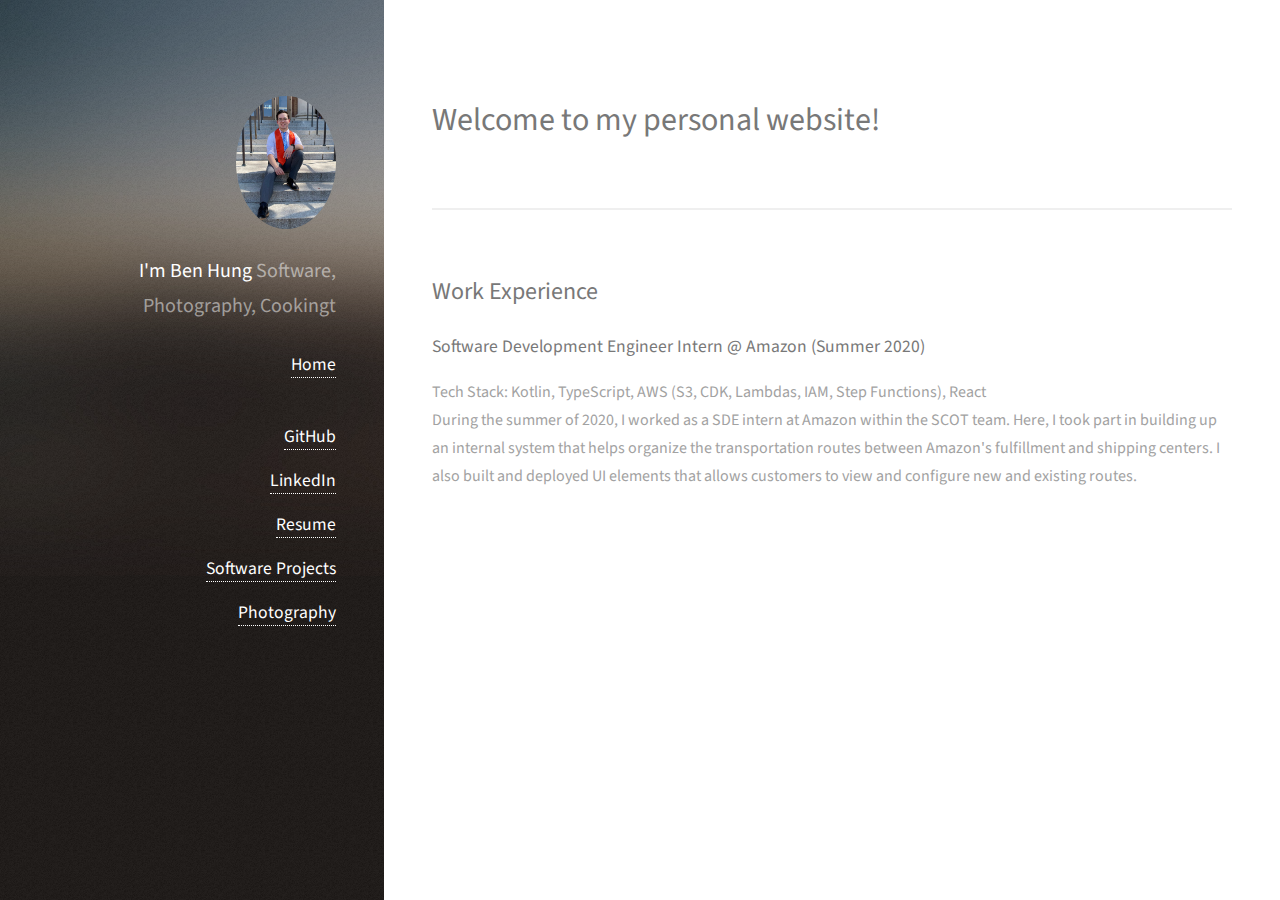
<file: index.html>
<!DOCTYPE HTML>
<!--
	Strata by HTML5 UP
	html5up.net | @ajlkn
	Free for personal and commercial use under the CCA 3.0 license (html5up.net/license)
-->
<html>
	<head>
		<title>Ben Hung</title>
		<meta charset="utf-8" />
		<meta name="viewport" content="width=device-width, initial-scale=1, user-scalable=no" />
		<link rel="stylesheet" href="assets/css/main.css" />
	</head>
	<body class="is-preload">
		<header id="header">
			<div class="inner">
				<a href="#" class="image avatar"><img src="pages/images/face.jpg" alt="" /></a>
				<h1><strong>I'm Ben Hung</strong> <br/>Software, Photography, Cookingt</h1>
				<br>
				<h4><a href="index.html">Home</a></h4>
				<br>
				<h4><a href="https://github.com/bhungtho">GitHub</a></h4>
				<h4><a href="https://www.linkedin.com/in/bhungtho/">LinkedIn</a></h4>
				<h4><a href="documents/resume_summer2021.pdf">Resume</a></h4>
				<h4><a href="pages/softwareprojects.html">Software Projects</a></h4>
				<h4><a href="pages/photographyportfolio.html">Photography</a></h4>
			</div>
		</header>

		<div id="main">

			<!-- One -->
				<section id="one">
					<header class="major">
						<h2>Welcome to my personal website!</h2>
					</header>
				</section>

			<!-- Two -->
				<section id="two">
					<h2>Work Experience</h2>
						<h4>Software Development Engineer Intern @ Amazon (Summer 2020)</h4>
						<p>Tech Stack: Kotlin, TypeScript, AWS (S3, CDK, Lambdas, IAM, Step Functions), React <br>
							
							During the summer of 2020, I worked as a SDE intern at Amazon within the SCOT team. 
							Here, I took part in building up an internal system that helps organize the transportation routes between Amazon's fulfillment and shipping centers.
							I also built and deployed UI elements that allows customers to view and configure new and existing routes.
						</p>
				</section>
		</div>

		<!-- Scripts -->
		<script src="assets/js/jquery.min.js"></script>
		<script src="assets/js/jquery.poptrox.min.js"></script>
		<script src="assets/js/browser.min.js"></script>
		<script src="assets/js/breakpoints.min.js"></script>
		<script src="assets/js/util.js"></script>
		<script src="assets/js/main.js"></script>

	</body>
</html>
</file>
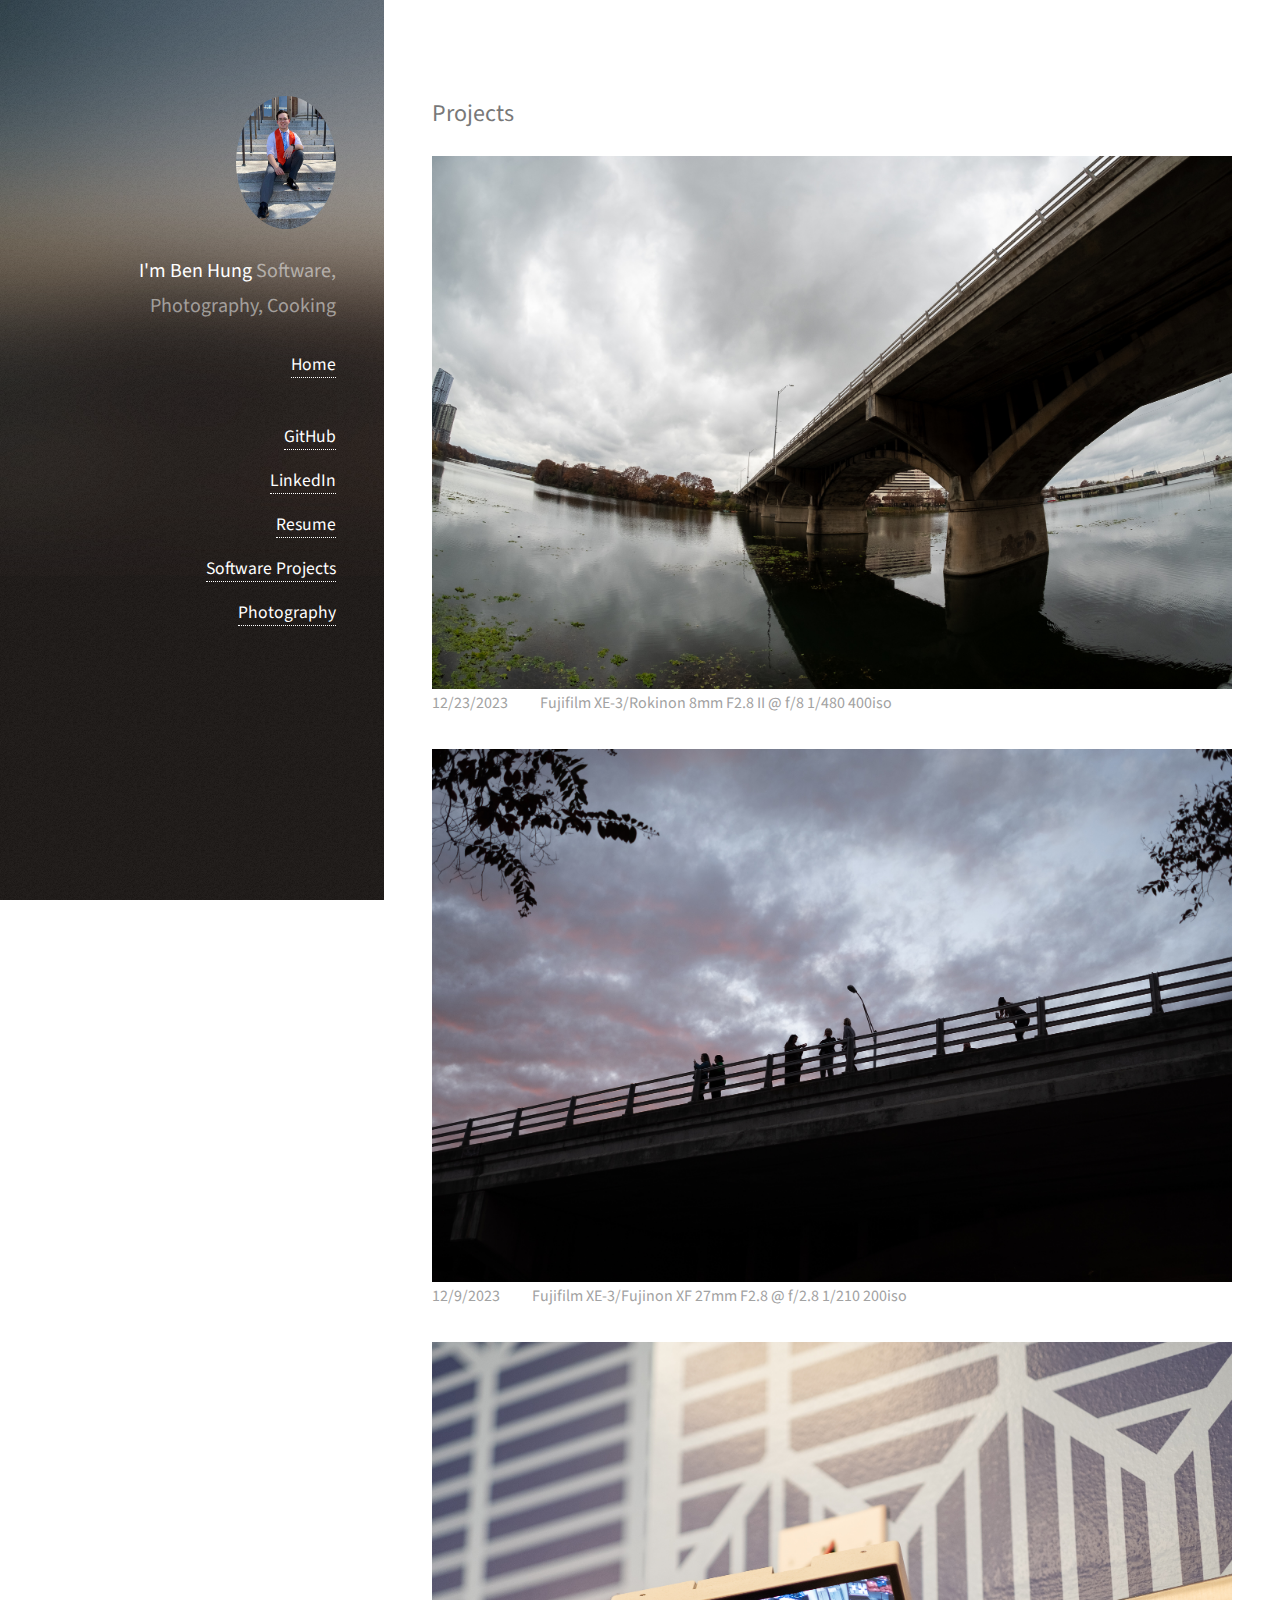
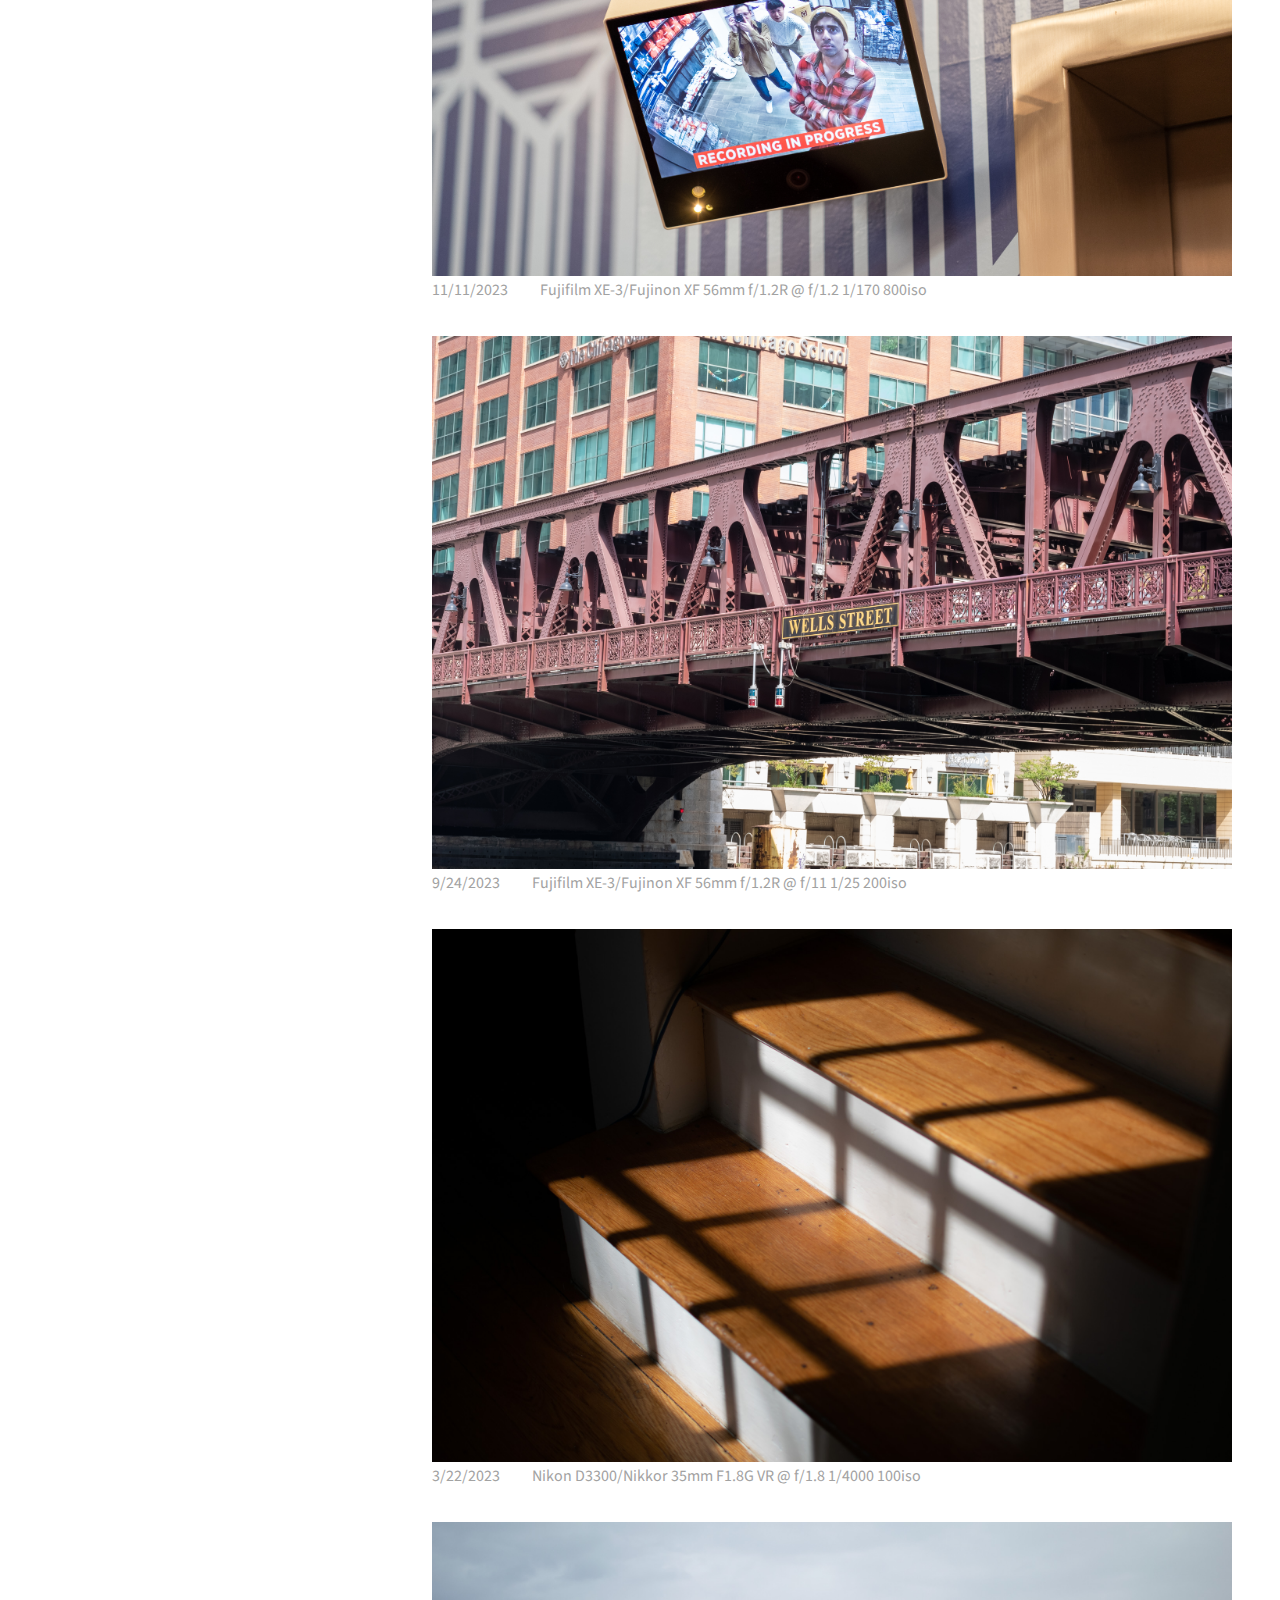
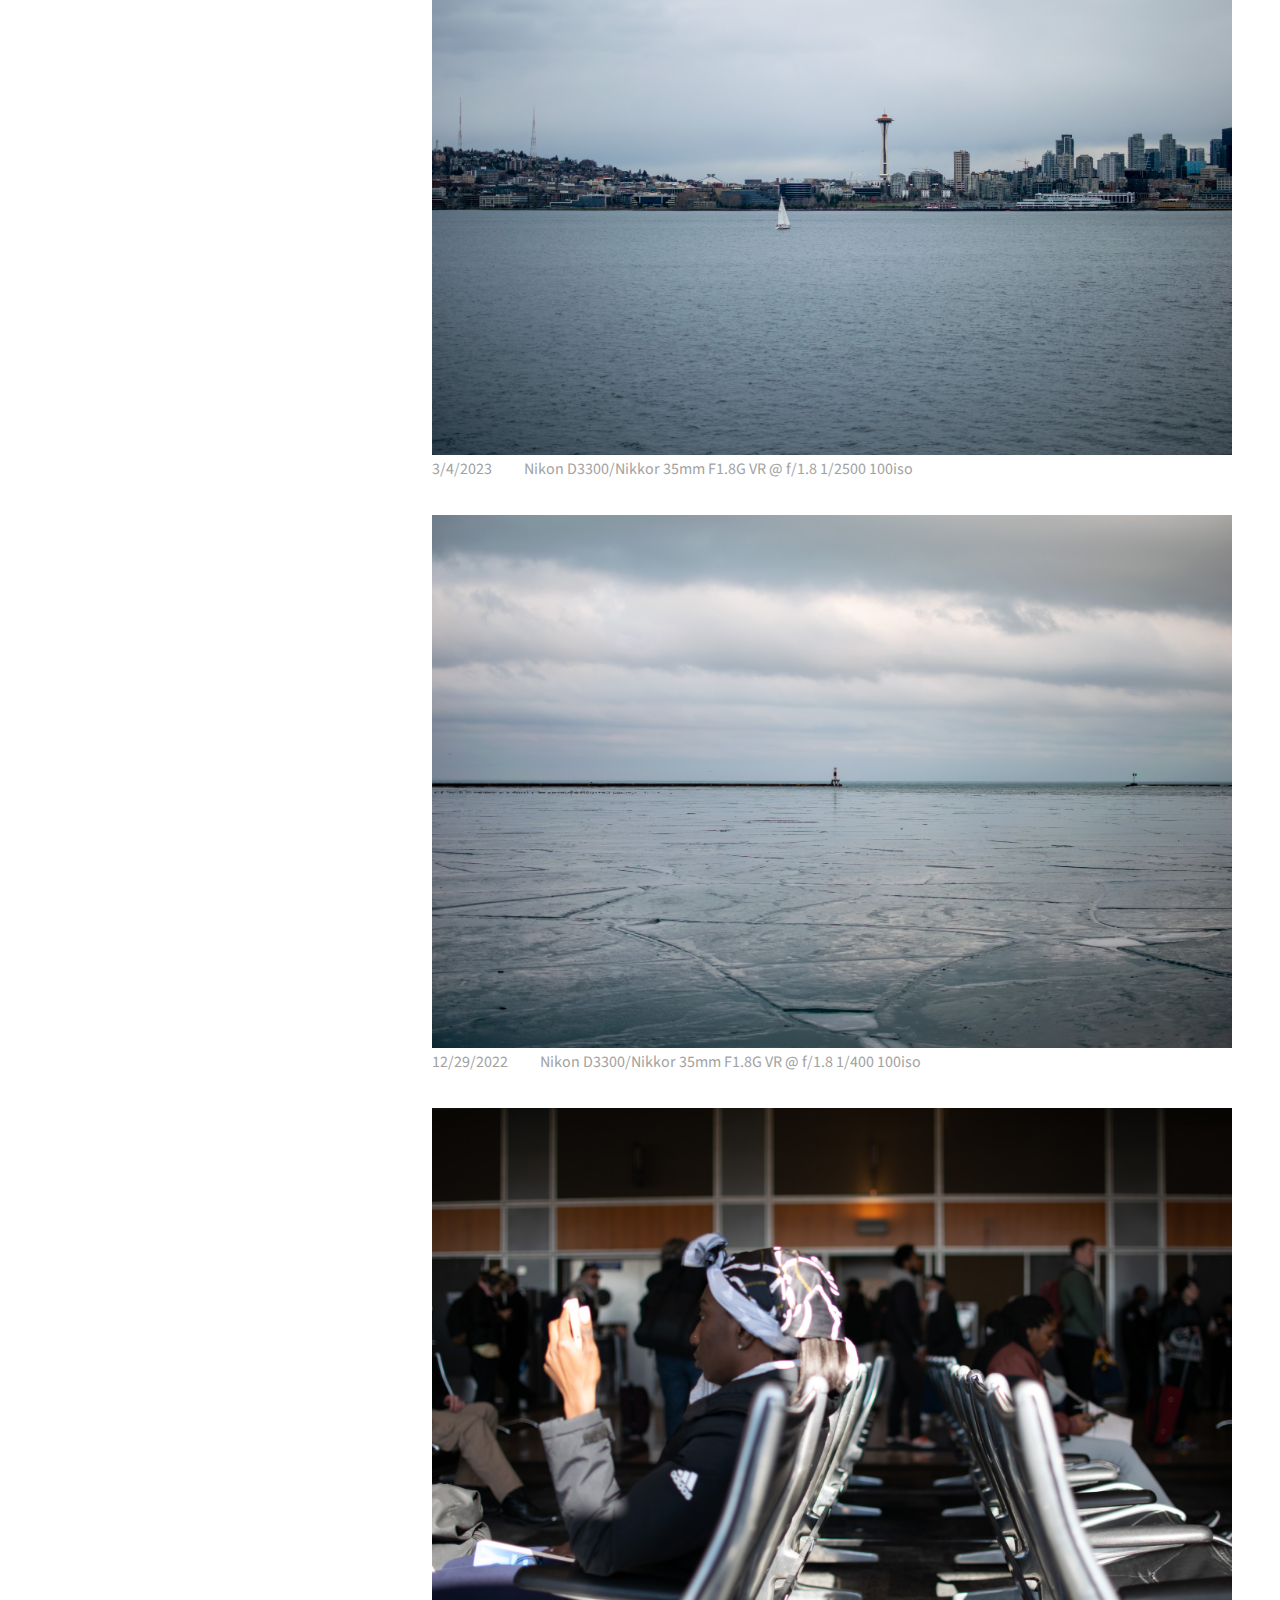
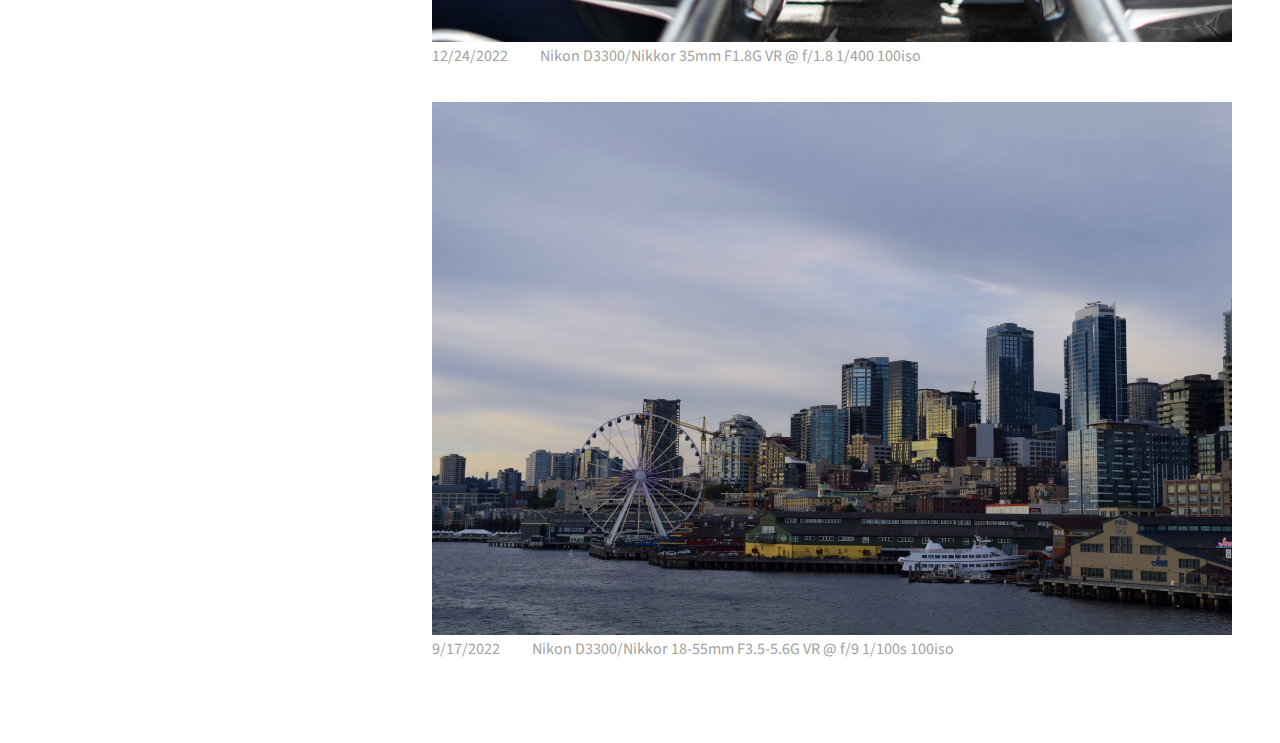
<file: pages/photographyportfolio.html>
<!DOCTYPE HTML>
<!--
	Strata by HTML5 UP
	html5up.net | @ajlkn
	Free for personal and commercial use under the CCA 3.0 license (html5up.net/license)
-->
<html>
	<head>
		<title>Photography</title>
		<meta charset="utf-8" />
		<meta name="viewport" content="width=device-width, initial-scale=1, user-scalable=no" />
		<link rel="stylesheet" href="../assets/css/main.css" />
	</head>
	<body class="is-preload">
        <header id="header">
			<div class="inner">
				<a href="#" class="image avatar"><img src="images/face.jpg" alt="" /></a>
				<h1><strong>I'm Ben Hung</strong> <br/>Software, Photography, Cooking</h1>
				<br>
                <h4><a href="../index.html">Home</a></h4>
                <br>
				<h4><a href="https://github.com/bhungtho">GitHub</a></h4>
				<h4><a href="https://www.linkedin.com/in/bhungtho/">LinkedIn</a></h4>
				<h4><a href="../documents/resume_summer2021.pdf">Resume</a></h4>
				<h4><a href="softwareprojects.html">Software Projects</a></h4>
                <h4><a href="photographyportfolio.html">Photography</a></h4>
			</div>
		</header>

		<!-- Main -->
			<div id="main">
                <section>
                    <h2>Projects</h2>
                    <div class="row">
                        <img class="imagebox" src="images/photography/congressbridge2.jpg"/>
                        <p>12/23/2023</p>
                        <p>Fujifilm XE-3/Rokinon 8mm F2.8 II @ f/8 1/480 400iso</p>
                    </div>
                    <div class="row">
                        <img class="imagebox" src="images/photography/congressbridge.jpg"/>
                        <p>12/9/2023</p>
                        <p>Fujifilm XE-3/Fujinon XF 27mm F2.8 @ f/2.8 1/210 200iso</p>
                    </div>
                    <div class="row">
                        <img class="imagebox" src="images/photography/securitycams.jpg"/>
                        <p>11/11/2023</p>
                        <p>Fujifilm XE-3/Fujinon XF 56mm f/1.2R @ f/1.2 1/170 800iso</p>
                    </div>
                    <div class="row">
                        <img class="imagebox" src="images/photography/wellsstreet.jpg"/>
                        <p>9/24/2023</p>
                        <p>Fujifilm XE-3/Fujinon XF 56mm f/1.2R @ f/11 1/25 200iso</p>
                    </div>
                    <div class="row">
                        <img class="imagebox" src="images/photography/stairs.jpg"/>
                        <p>3/22/2023</p>
                        <p>Nikon D3300/Nikkor 35mm F1.8G VR @ f/1.8 1/4000 100iso</p>
                    </div>
                    <div class="row">
                        <img class="imagebox" src="images/photography/spaceneeedle.jpg"/>
                        <p>3/4/2023</p>
                        <p>Nikon D3300/Nikkor 35mm F1.8G VR @ f/1.8 1/2500 100iso</p>
                    </div>
                    <div class="row">
                        <img class="imagebox" src="images/photography/chicagolakefront.jpg"/>
                        <p>12/29/2022</p>
                        <p>Nikon D3300/Nikkor 35mm F1.8G VR @ f/1.8 1/400 100iso</p>
                    </div>
                    <div class="row">
                        <img class="imagebox" src="images/photography/austinairport.jpg"/>
                        <p>12/24/2022</p>
                        <p>Nikon D3300/Nikkor 35mm F1.8G VR @ f/1.8 1/400 100iso</p>
                    </div>
                    <div class="row">
                        <img class="imagebox" src="images/photography/seattleshoreline.jpg"/>
                        <p>9/17/2022</p>
                        <p>Nikon D3300/Nikkor 18-55mm F3.5-5.6G VR @ f/9 1/100s 100iso</p>
                    </div>
                </section>   
			</div>

		<!-- Scripts -->
			<script src="../assets/js/jquery.min.js"></script>
			<script src="../assets/js/jquery.poptrox.min.js"></script>
			<script src="../assets/js/browser.min.js"></script>
			<script src="../assets/js/breakpoints.min.js"></script>
			<script src="../assets/js/util.js"></script>
			<script src="../assets/js/main.js"></script>

	</body>
</html>
</file>
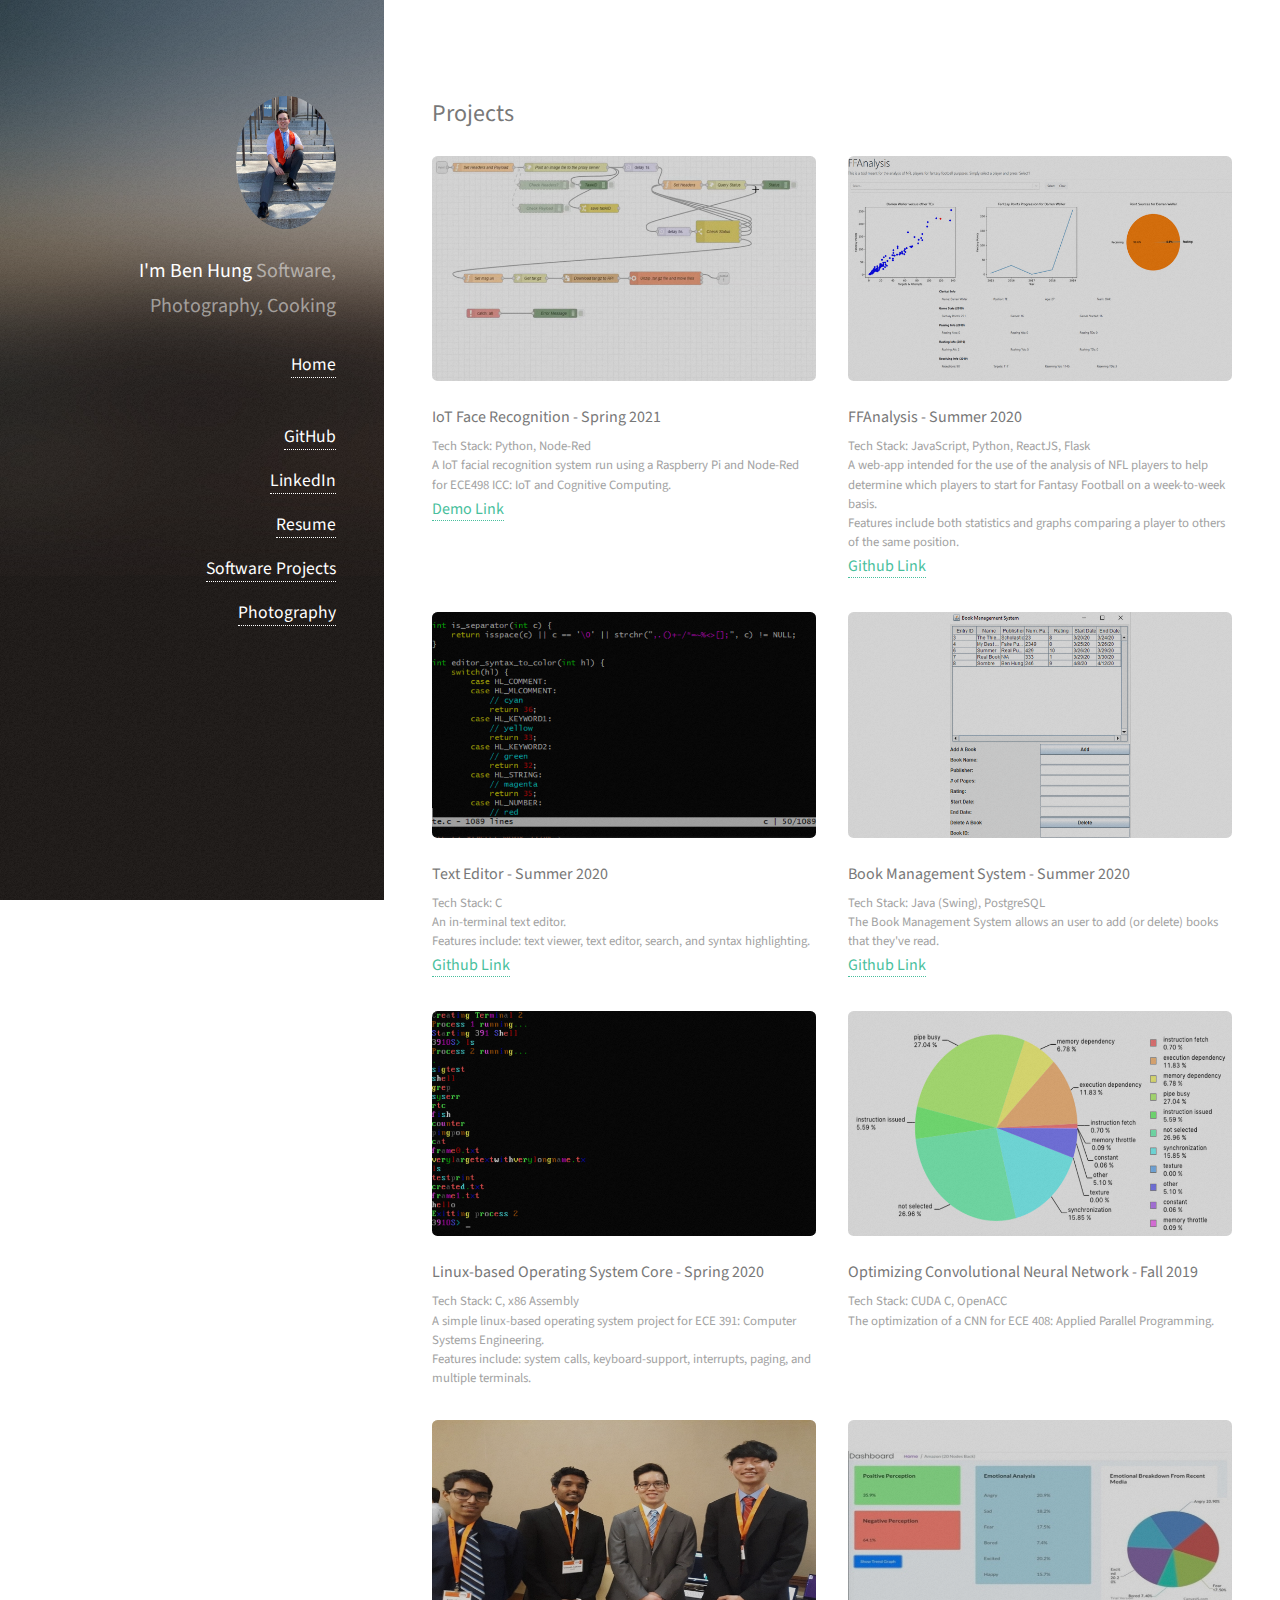
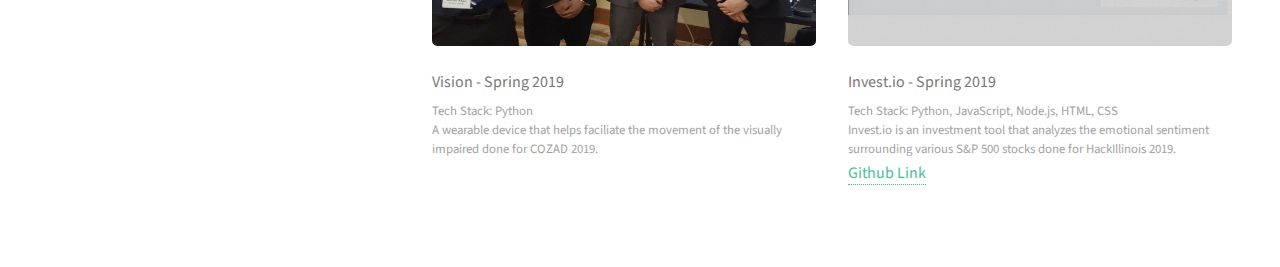
<file: pages/softwareprojects.html>
<!DOCTYPE HTML>
<!--
	Strata by HTML5 UP
	html5up.net | @ajlkn
	Free for personal and commercial use under the CCA 3.0 license (html5up.net/license)
-->
<html>
	<head>
		<title>Software</title>
		<meta charset="utf-8" />
		<meta name="viewport" content="width=device-width, initial-scale=1, user-scalable=no" />
		<link rel="stylesheet" href="../assets/css/main.css" />
	</head>
	<body class="is-preload">
        <header id="header">
			<div class="inner">
				<a href="#" class="image avatar"><img src="images/face.jpg" alt="" /></a>
				<h1><strong>I'm Ben Hung</strong> <br/>Software, Photography, Cooking</h1>
				<br>
                <h4><a href="../index.html">Home</a></h4>
                <br>
				<h4><a href="https://github.com/bhungtho">GitHub</a></h4>
				<h4><a href="https://www.linkedin.com/in/bhungtho/">LinkedIn</a></h4>
				<h4><a href="../documents/resume_summer2021.pdf">Resume</a></h4>
				<h4><a href="softwareprojects.html">Software Projects</a></h4>
                <h4><a href="photographyportfolio.html">Photography</a></h4>
			</div>
		</header>

		<!-- Main -->
			<div id="main">
                <section>
                    <h2>Projects</h2>
                    <div class="row">
                        <article class="col-6 col-12-xsmall work-item">
                            <a href="images/fulls/iotfacerecognition.png" class="image fit thumb"><img src="images/thumbs/iotfacerecognition.png" alt="" /></a>
                            <h3>IoT Face Recognition - Spring 2021</h3>
                            <p>Tech Stack: Python, Node-Red</p>
                            <p>A IoT facial recognition system run using a Raspberry Pi and Node-Red for ECE498 ICC: IoT and Cognitive Computing.</p>
                            <a href = "https://youtu.be/LLOPGwF7Jus">Demo Link</a>
                        </article>
                        <article class="col-6 col-12-xsmall work-item">
                            <a href="images/fulls/ffanalysis.png" class="image fit thumb"><img src="images/thumbs/ffanalysis.png" alt="" /></a>
                            <h3>FFAnalysis - Summer 2020</h3>
                            <p>Tech Stack: JavaScript, Python, ReactJS, Flask</p>
                            <p>A web-app intended for the use of the analysis of NFL players to help determine which players to start for Fantasy Football on a week-to-week basis.</p>
                            <p>Features include both statistics and graphs comparing a player to others of the same position.</p>
                            <a href = "https://github.com/bhungtho/ffanalysis">Github Link</a>
                        </article>
                        <article class="col-6 col-12-xsmall work-item">
                            <a href="images/fulls/texteditor.png" class="image fit thumb"><img src="images/thumbs/texteditor.png" alt="" /></a>
                            <h3>Text Editor - Summer 2020</h3>
                            <p>Tech Stack: C</p>
                            <p>An in-terminal text editor.</p>
                            <p>Features include: text viewer, text editor, search, and syntax highlighting.</p>
                            <a href = "https://github.com/bhungtho/texteditor">Github Link</a>
                        </article>
                        <article class="col-6 col-12-xsmall work-item">
                            <a href="images/fulls/bookmanagementsystem.png" class="image fit thumb"><img src="images/thumbs/bookmanagementsystem.png" alt="" /></a>
                            <h3>Book Management System - Summer 2020</h3>
                            <p>Tech Stack: Java (Swing), PostgreSQL</p>
                            <p>The Book Management System allows an user to add (or delete) books that they've read.</p>
                            <a href = "https://github.com/bhungtho/Book-Management-System">Github Link</a>
                        </article>
                        <article class="col-6 col-12-xsmall work-item">
                            <a href="images/fulls/ece391.png" class="image fit thumb"><img src="images/thumbs/ece391.png" alt="" /></a>
                            <h3>Linux-based Operating System Core - Spring 2020</h3>
                            <p>Tech Stack: C, x86 Assembly</p>
                            <p>A simple linux-based operating system project for ECE 391: Computer Systems Engineering.</p>
                            <p>Features include: system calls, keyboard-support, interrupts, paging, and multiple terminals.</p>
                        </article>
                        <article class="col-6 col-12-xsmall work-item">
                            <a href="images/fulls/cnn.png" class="image fit thumb"><img src="images/thumbs/cnn.png" alt="" /></a>
                            <h3>Optimizing Convolutional Neural Network - Fall 2019</h3>
                            <p>Tech Stack: CUDA C, OpenACC</p>
                            <p>The optimization of a CNN for ECE 408: Applied Parallel Programming.</p>
                        </article>
                        <article class="col-6 col-12-xsmall work-item">
                            <a href="images/fulls/vision.jpg" class="image fit thumb"><img src="images/thumbs/vision.jpg" alt="" /></a>
                            <h3>Vision - Spring 2019</h3>
                            <p>Tech Stack: Python</p>
                            <p>A wearable device that helps faciliate the movement of the visually impaired done for COZAD 2019.</p>
                        </article>
                        <article class="col-6 col-12-xsmall work-item">
                            <a href="images/fulls/investio.jpg" class="image fit thumb"><img src="images/thumbs/investio.jpg" alt="" /></a>
                            <h3>Invest.io - Spring 2019</h3>
                            <p>Tech Stack: Python, JavaScript, Node.js, HTML, CSS</p>
                            <p>Invest.io is an investment tool that analyzes the emotional sentiment surrounding various S&P 500 stocks done for HackIllinois 2019.</p>
                            <a href = "https://github.com/bhungtho/Market-Sentiment-Analysis">Github Link</a>
                        </article>
                    </div>
                </section>   
			</div>

		<!-- Scripts -->
			<script src="../assets/js/jquery.min.js"></script>
			<script src="../assets/js/jquery.poptrox.min.js"></script>
			<script src="../assets/js/browser.min.js"></script>
			<script src="../assets/js/breakpoints.min.js"></script>
			<script src="../assets/js/util.js"></script>
			<script src="../assets/js/main.js"></script>

	</body>
</html>
</file>
<file: assets/css/main.css>
@import url("fontawesome-all.min.css");
@import url("https://fonts.googleapis.com/css?family=Source+Sans+Pro:400,400italic");

/*
	Strata by HTML5 UP
	html5up.net | @ajlkn
	Free for personal and commercial use under the CCA 3.0 license (html5up.net/license)
*/

html, body, div, span, applet, object,
iframe, h1, h2, h3, h4, h5, h6, p, blockquote,
pre, a, abbr, acronym, address, big, cite,
code, del, dfn, em, img, ins, kbd, q, s, samp,
small, strike, strong, sub, sup, tt, var, b,
u, i, center, dl, dt, dd, ol, ul, li, fieldset,
form, label, legend, table, caption, tbody,
tfoot, thead, tr, th, td, article, aside,
canvas, details, embed, figure, figcaption,
footer, header, hgroup, menu, nav, output, ruby,
section, summary, time, mark, audio, video {
	margin: 0;
	padding: 0;
	border: 0;
	font-size: 100%;
	font: inherit;
	vertical-align: baseline;}

article, aside, details, figcaption, figure,
footer, header, hgroup, menu, nav, section {
	display: block;}

body {
	line-height: 1;
}

ol, ul {
	list-style: none;
}

blockquote, q {
	quotes: none;
}

	blockquote:before, blockquote:after, q:before, q:after {
		content: '';
		content: none;
	}

table {
	border-collapse: collapse;
	border-spacing: 0;
}

body {
	-webkit-text-size-adjust: none;
}

mark {
	background-color: transparent;
	color: inherit;
}

input::-moz-focus-inner {
	border: 0;
	padding: 0;
}

input, select, textarea {
	-moz-appearance: none;
	-webkit-appearance: none;
	-ms-appearance: none;
	appearance: none;
}

	.imagebox {
		max-width: 100%;
    	max-height: 100%;	
	}

/* Basic */

	html {
		box-sizing: border-box;
	}

	*, *:before, *:after {
		box-sizing: inherit;
	}

	body {
		background: #fff;
	}

		body.is-preload *, body.is-preload *:before, body.is-preload *:after {
			-moz-animation: none !important;
			-webkit-animation: none !important;
			-ms-animation: none !important;
			animation: none !important;
			-moz-transition: none !important;
			-webkit-transition: none !important;
			-ms-transition: none !important;
			transition: none !important;
		}

	body, input, select, textarea {
		color: #a2a2a2;
		font-family: "Source Sans Pro", Helvetica, sans-serif;
		font-size: 16pt;
		font-weight: 400;
		line-height: 1.75em;
	}

	a {
		-moz-transition: color 0.2s ease-in-out, border-color 0.2s ease-in-out;
		-webkit-transition: color 0.2s ease-in-out, border-color 0.2s ease-in-out;
		-ms-transition: color 0.2s ease-in-out, border-color 0.2s ease-in-out;
		transition: color 0.2s ease-in-out, border-color 0.2s ease-in-out;
		border-bottom: dotted 1px;
		color: #49bf9d;
		text-decoration: none;
	}

		a:hover {
			border-bottom-color: transparent;
			color: #49bf9d !important;
			text-decoration: none;
		}

	strong, b {
		color: #787878;
		font-weight: 400;
	}

	em, i {
		font-style: italic;
	}

	p {
		margin: 0 0 2em 0;
	}

	h1, h2, h3, h4, h5, h6 {
		color: #787878;
		font-weight: 400;
		line-height: 1em;
		margin: 0 0 1em 0;
	}

		h1 a, h2 a, h3 a, h4 a, h5 a, h6 a {
			color: inherit;
			text-decoration: none;
		}

	h1 {
		font-size: 2em;
		line-height: 1.5em;
	}

	h2 {
		font-size: 1.5em;
		line-height: 1.5em;
	}

	h3 {
		font-size: 1.25em;
		line-height: 1.5em;
	}

	h4 {
		font-size: 1.1em;
		line-height: 1.5em;
	}

	h5 {
		font-size: 0.9em;
		line-height: 1.5em;
	}

	h6 {
		font-size: 0.7em;
		line-height: 1.5em;
	}

	sub {
		font-size: 0.8em;
		position: relative;
		top: 0.5em;
	}

	sup {
		font-size: 0.8em;
		position: relative;
		top: -0.5em;
	}

	hr {
		border: 0;
		border-bottom: solid 2px #efefef;
		margin: 2em 0;
	}

		hr.major {
			margin: 3em 0;
		}

	blockquote {
		border-left: solid 6px #efefef;
		font-style: italic;
		margin: 0 0 2em 0;
		padding: 0.5em 0 0.5em 1.5em;
	}

	code {
		background: #f7f7f7;
		border-radius: 0.35em;
		border: solid 2px #efefef;
		font-family: "Courier New", monospace;
		font-size: 0.9em;
		margin: 0 0.25em;
		padding: 0.25em 0.65em;
	}

	pre {
		-webkit-overflow-scrolling: touch;
		font-family: "Courier New", monospace;
		font-size: 0.9em;
		margin: 0 0 2em 0;
	}

		pre code {
			display: block;
			line-height: 1.75em;
			padding: 1em 1.5em;
			overflow-x: auto;
		}

	.align-left {
		text-align: left;
	}

	.align-center {
		text-align: center;
	}

	.align-right {
		text-align: right;
	}

/* Container */

	.container {
		margin: 0 auto;
		max-width: calc(100% - 4em);
		width: 100%;
	}

		.container.xsmall {
			width: 25%;
		}

		.container.small {
			width: 50%;
		}

		.container.medium {
			width: 75%;
		}

		.container.large {
			width: 125%;
		}

		.container.xlarge {
			width: 150%;
		}

		.container.max {
			width: 100%;
		}

		@media screen and (max-width: 980px) {

			.container {
				width: 100% !important;
				max-width: 100% !important;
			}

		}

		@media screen and (max-width: 480px) {

			.container {
				max-width: calc(100% - 3em);
			}

		}

/* Row */

	.row {
		display: flex;
		flex-wrap: wrap;
		box-sizing: border-box;
		align-items: stretch;
	}

		.row > * {
			box-sizing: border-box;
		}

		.row.gtr-uniform > * > :last-child {
			margin-bottom: 0;
		}

		.row.aln-left {
			justify-content: flex-start;
		}

		.row.aln-center {
			justify-content: center;
		}

		.row.aln-right {
			justify-content: flex-end;
		}

		.row.aln-top {
			align-items: flex-start;
		}

		.row.aln-middle {
			align-items: center;
		}

		.row.aln-bottom {
			align-items: flex-end;
		}

		.row > .imp {
			order: -1;
		}

		.row > .col-1 {
			width: 8.33333%;
		}

		.row > .off-1 {
			margin-left: 8.33333%;
		}

		.row > .col-2 {
			width: 16.66667%;
		}

		.row > .off-2 {
			margin-left: 16.66667%;
		}

		.row > .col-3 {
			width: 25%;
		}

		.row > .off-3 {
			margin-left: 25%;
		}

		.row > .col-4 {
			width: 33.33333%;
		}

		.row > .off-4 {
			margin-left: 33.33333%;
		}

		.row > .col-5 {
			width: 41.66667%;
		}

		.row > .off-5 {
			margin-left: 41.66667%;
		}

		.row > .col-6 {
			width: 50%;
		}

		.row > .off-6 {
			margin-left: 50%;
		}

		.row > .col-7 {
			width: 58.33333%;
		}

		.row > .off-7 {
			margin-left: 58.33333%;
		}

		.row > .col-8 {
			width: 66.66667%;
		}

		.row > .off-8 {
			margin-left: 66.66667%;
		}

		.row > .col-9 {
			width: 75%;
		}

		.row > .off-9 {
			margin-left: 75%;
		}

		.row > .col-10 {
			width: 83.33333%;
		}

		.row > .off-10 {
			margin-left: 83.33333%;
		}

		.row > .col-11 {
			width: 91.66667%;
		}

		.row > .off-11 {
			margin-left: 91.66667%;
		}

		.row > .col-12 {
			width: 100%;
		}

		.row > .off-12 {
			margin-left: 100%;
		}

		.row.gtr-0 {
			margin-top: 0;
			margin-left: 0em;
		}

			.row.gtr-0 > * {
				padding: 0 0 0 0em;
			}

			.row.gtr-0.gtr-uniform {
				margin-top: 0em;
			}

				.row.gtr-0.gtr-uniform > * {
					padding-top: 0em;
				}

		.row.gtr-25 {
			margin-top: 0;
			margin-left: -0.625em;
		}

			.row.gtr-25 > * {
				padding: 0 0 0 0.625em;
			}

			.row.gtr-25.gtr-uniform {
				margin-top: -0.625em;
			}

				.row.gtr-25.gtr-uniform > * {
					padding-top: 0.625em;
				}

		.row.gtr-50 {
			margin-top: 0;
			margin-left: -1.25em;
		}

			.row.gtr-50 > * {
				padding: 0 0 0 1.25em;
			}

			.row.gtr-50.gtr-uniform {
				margin-top: -1.25em;
			}

				.row.gtr-50.gtr-uniform > * {
					padding-top: 1.25em;
				}

		.row {
			margin-top: 0;
			margin-left: -2.5em;
		}

			.row > * {
				padding: 0 0 0 2.5em;
			}

			.row.gtr-uniform {
				margin-top: -2.5em;
			}

				.row.gtr-uniform > * {
					padding-top: 2.5em;
				}

		.row.gtr-150 {
			margin-top: 0;
			margin-left: -3.75em;
		}

			.row.gtr-150 > * {
				padding: 0 0 0 3.75em;
			}

			.row.gtr-150.gtr-uniform {
				margin-top: -3.75em;
			}

				.row.gtr-150.gtr-uniform > * {
					padding-top: 3.75em;
				}

		.row.gtr-200 {
			margin-top: 0;
			margin-left: -5em;
		}

			.row.gtr-200 > * {
				padding: 0 0 0 5em;
			}

			.row.gtr-200.gtr-uniform {
				margin-top: -5em;
			}

				.row.gtr-200.gtr-uniform > * {
					padding-top: 5em;
				}

		@media screen and (max-width: 1800px) {

			.row {
				display: flex;
				flex-wrap: wrap;
				box-sizing: border-box;
				align-items: stretch;
			}

				.row > * {
					box-sizing: border-box;
				}

				.row.gtr-uniform > * > :last-child {
					margin-bottom: 0;
				}

				.row.aln-left {
					justify-content: flex-start;
				}

				.row.aln-center {
					justify-content: center;
				}

				.row.aln-right {
					justify-content: flex-end;
				}

				.row.aln-top {
					align-items: flex-start;
				}

				.row.aln-middle {
					align-items: center;
				}

				.row.aln-bottom {
					align-items: flex-end;
				}

				.row > .imp-xlarge {
					order: -1;
				}

				.row > .col-1-xlarge {
					width: 8.33333%;
				}

				.row > .off-1-xlarge {
					margin-left: 8.33333%;
				}

				.row > .col-2-xlarge {
					width: 16.66667%;
				}

				.row > .off-2-xlarge {
					margin-left: 16.66667%;
				}

				.row > .col-3-xlarge {
					width: 25%;
				}

				.row > .off-3-xlarge {
					margin-left: 25%;
				}

				.row > .col-4-xlarge {
					width: 33.33333%;
				}

				.row > .off-4-xlarge {
					margin-left: 33.33333%;
				}

				.row > .col-5-xlarge {
					width: 41.66667%;
				}

				.row > .off-5-xlarge {
					margin-left: 41.66667%;
				}

				.row > .col-6-xlarge {
					width: 50%;
				}

				.row > .off-6-xlarge {
					margin-left: 50%;
				}

				.row > .col-7-xlarge {
					width: 58.33333%;
				}

				.row > .off-7-xlarge {
					margin-left: 58.33333%;
				}

				.row > .col-8-xlarge {
					width: 66.66667%;
				}

				.row > .off-8-xlarge {
					margin-left: 66.66667%;
				}

				.row > .col-9-xlarge {
					width: 75%;
				}

				.row > .off-9-xlarge {
					margin-left: 75%;
				}

				.row > .col-10-xlarge {
					width: 83.33333%;
				}

				.row > .off-10-xlarge {
					margin-left: 83.33333%;
				}

				.row > .col-11-xlarge {
					width: 91.66667%;
				}

				.row > .off-11-xlarge {
					margin-left: 91.66667%;
				}

				.row > .col-12-xlarge {
					width: 100%;
				}

				.row > .off-12-xlarge {
					margin-left: 100%;
				}

				.row.gtr-0 {
					margin-top: 0;
					margin-left: 0em;
				}

					.row.gtr-0 > * {
						padding: 0 0 0 0em;
					}

					.row.gtr-0.gtr-uniform {
						margin-top: 0em;
					}

						.row.gtr-0.gtr-uniform > * {
							padding-top: 0em;
						}

				.row.gtr-25 {
					margin-top: 0;
					margin-left: -0.625em;
				}

					.row.gtr-25 > * {
						padding: 0 0 0 0.625em;
					}

					.row.gtr-25.gtr-uniform {
						margin-top: -0.625em;
					}

						.row.gtr-25.gtr-uniform > * {
							padding-top: 0.625em;
						}

				.row.gtr-50 {
					margin-top: 0;
					margin-left: -1.25em;
				}

					.row.gtr-50 > * {
						padding: 0 0 0 1.25em;
					}

					.row.gtr-50.gtr-uniform {
						margin-top: -1.25em;
					}

						.row.gtr-50.gtr-uniform > * {
							padding-top: 1.25em;
						}

				.row {
					margin-top: 0;
					margin-left: -2.5em;
				}

					.row > * {
						padding: 0 0 0 2.5em;
					}

					.row.gtr-uniform {
						margin-top: -2.5em;
					}

						.row.gtr-uniform > * {
							padding-top: 2.5em;
						}

				.row.gtr-150 {
					margin-top: 0;
					margin-left: -3.75em;
				}

					.row.gtr-150 > * {
						padding: 0 0 0 3.75em;
					}

					.row.gtr-150.gtr-uniform {
						margin-top: -3.75em;
					}

						.row.gtr-150.gtr-uniform > * {
							padding-top: 3.75em;
						}

				.row.gtr-200 {
					margin-top: 0;
					margin-left: -5em;
				}

					.row.gtr-200 > * {
						padding: 0 0 0 5em;
					}

					.row.gtr-200.gtr-uniform {
						margin-top: -5em;
					}

						.row.gtr-200.gtr-uniform > * {
							padding-top: 5em;
						}

		}

		@media screen and (max-width: 1280px) {

			.row {
				display: flex;
				flex-wrap: wrap;
				box-sizing: border-box;
				align-items: stretch;
			}

				.row > * {
					box-sizing: border-box;
				}

				.row.gtr-uniform > * > :last-child {
					margin-bottom: 0;
				}

				.row.aln-left {
					justify-content: flex-start;
				}

				.row.aln-center {
					justify-content: center;
				}

				.row.aln-right {
					justify-content: flex-end;
				}

				.row.aln-top {
					align-items: flex-start;
				}

				.row.aln-middle {
					align-items: center;
				}

				.row.aln-bottom {
					align-items: flex-end;
				}

				.row > .imp-large {
					order: -1;
				}

				.row > .col-1-large {
					width: 8.33333%;
				}

				.row > .off-1-large {
					margin-left: 8.33333%;
				}

				.row > .col-2-large {
					width: 16.66667%;
				}

				.row > .off-2-large {
					margin-left: 16.66667%;
				}

				.row > .col-3-large {
					width: 25%;
				}

				.row > .off-3-large {
					margin-left: 25%;
				}

				.row > .col-4-large {
					width: 33.33333%;
				}

				.row > .off-4-large {
					margin-left: 33.33333%;
				}

				.row > .col-5-large {
					width: 41.66667%;
				}

				.row > .off-5-large {
					margin-left: 41.66667%;
				}

				.row > .col-6-large {
					width: 50%;
				}

				.row > .off-6-large {
					margin-left: 50%;
				}

				.row > .col-7-large {
					width: 58.33333%;
				}

				.row > .off-7-large {
					margin-left: 58.33333%;
				}

				.row > .col-8-large {
					width: 66.66667%;
				}

				.row > .off-8-large {
					margin-left: 66.66667%;
				}

				.row > .col-9-large {
					width: 75%;
				}

				.row > .off-9-large {
					margin-left: 75%;
				}

				.row > .col-10-large {
					width: 83.33333%;
				}

				.row > .off-10-large {
					margin-left: 83.33333%;
				}

				.row > .col-11-large {
					width: 91.66667%;
				}

				.row > .off-11-large {
					margin-left: 91.66667%;
				}

				.row > .col-12-large {
					width: 100%;
				}

				.row > .off-12-large {
					margin-left: 100%;
				}

				.row.gtr-0 {
					margin-top: 0;
					margin-left: 0em;
				}

					.row.gtr-0 > * {
						padding: 0 0 0 0em;
					}

					.row.gtr-0.gtr-uniform {
						margin-top: 0em;
					}

						.row.gtr-0.gtr-uniform > * {
							padding-top: 0em;
						}

				.row.gtr-25 {
					margin-top: 0;
					margin-left: -0.5em;
				}

					.row.gtr-25 > * {
						padding: 0 0 0 0.5em;
					}

					.row.gtr-25.gtr-uniform {
						margin-top: -0.5em;
					}

						.row.gtr-25.gtr-uniform > * {
							padding-top: 0.5em;
						}

				.row.gtr-50 {
					margin-top: 0;
					margin-left: -1em;
				}

					.row.gtr-50 > * {
						padding: 0 0 0 1em;
					}

					.row.gtr-50.gtr-uniform {
						margin-top: -1em;
					}

						.row.gtr-50.gtr-uniform > * {
							padding-top: 1em;
						}

				.row {
					margin-top: 0;
					margin-left: -2em;
				}

					.row > * {
						padding: 0 0 0 2em;
					}

					.row.gtr-uniform {
						margin-top: -2em;
					}

						.row.gtr-uniform > * {
							padding-top: 2em;
						}

				.row.gtr-150 {
					margin-top: 0;
					margin-left: -3em;
				}

					.row.gtr-150 > * {
						padding: 0 0 0 3em;
					}

					.row.gtr-150.gtr-uniform {
						margin-top: -3em;
					}

						.row.gtr-150.gtr-uniform > * {
							padding-top: 3em;
						}

				.row.gtr-200 {
					margin-top: 0;
					margin-left: -4em;
				}

					.row.gtr-200 > * {
						padding: 0 0 0 4em;
					}

					.row.gtr-200.gtr-uniform {
						margin-top: -4em;
					}

						.row.gtr-200.gtr-uniform > * {
							padding-top: 4em;
						}

		}

		@media screen and (max-width: 980px) {

			.row {
				display: flex;
				flex-wrap: wrap;
				box-sizing: border-box;
				align-items: stretch;
			}

				.row > * {
					box-sizing: border-box;
				}

				.row.gtr-uniform > * > :last-child {
					margin-bottom: 0;
				}

				.row.aln-left {
					justify-content: flex-start;
				}

				.row.aln-center {
					justify-content: center;
				}

				.row.aln-right {
					justify-content: flex-end;
				}

				.row.aln-top {
					align-items: flex-start;
				}

				.row.aln-middle {
					align-items: center;
				}

				.row.aln-bottom {
					align-items: flex-end;
				}

				.row > .imp-medium {
					order: -1;
				}

				.row > .col-1-medium {
					width: 8.33333%;
				}

				.row > .off-1-medium {
					margin-left: 8.33333%;
				}

				.row > .col-2-medium {
					width: 16.66667%;
				}

				.row > .off-2-medium {
					margin-left: 16.66667%;
				}

				.row > .col-3-medium {
					width: 25%;
				}

				.row > .off-3-medium {
					margin-left: 25%;
				}

				.row > .col-4-medium {
					width: 33.33333%;
				}

				.row > .off-4-medium {
					margin-left: 33.33333%;
				}

				.row > .col-5-medium {
					width: 41.66667%;
				}

				.row > .off-5-medium {
					margin-left: 41.66667%;
				}

				.row > .col-6-medium {
					width: 50%;
				}

				.row > .off-6-medium {
					margin-left: 50%;
				}

				.row > .col-7-medium {
					width: 58.33333%;
				}

				.row > .off-7-medium {
					margin-left: 58.33333%;
				}

				.row > .col-8-medium {
					width: 66.66667%;
				}

				.row > .off-8-medium {
					margin-left: 66.66667%;
				}

				.row > .col-9-medium {
					width: 75%;
				}

				.row > .off-9-medium {
					margin-left: 75%;
				}

				.row > .col-10-medium {
					width: 83.33333%;
				}

				.row > .off-10-medium {
					margin-left: 83.33333%;
				}

				.row > .col-11-medium {
					width: 91.66667%;
				}

				.row > .off-11-medium {
					margin-left: 91.66667%;
				}

				.row > .col-12-medium {
					width: 100%;
				}

				.row > .off-12-medium {
					margin-left: 100%;
				}

				.row.gtr-0 {
					margin-top: 0;
					margin-left: 0em;
				}

					.row.gtr-0 > * {
						padding: 0 0 0 0em;
					}

					.row.gtr-0.gtr-uniform {
						margin-top: 0em;
					}

						.row.gtr-0.gtr-uniform > * {
							padding-top: 0em;
						}

				.row.gtr-25 {
					margin-top: 0;
					margin-left: -0.5em;
				}

					.row.gtr-25 > * {
						padding: 0 0 0 0.5em;
					}

					.row.gtr-25.gtr-uniform {
						margin-top: -0.5em;
					}

						.row.gtr-25.gtr-uniform > * {
							padding-top: 0.5em;
						}

				.row.gtr-50 {
					margin-top: 0;
					margin-left: -1em;
				}

					.row.gtr-50 > * {
						padding: 0 0 0 1em;
					}

					.row.gtr-50.gtr-uniform {
						margin-top: -1em;
					}

						.row.gtr-50.gtr-uniform > * {
							padding-top: 1em;
						}

				.row {
					margin-top: 0;
					margin-left: -2em;
				}

					.row > * {
						padding: 0 0 0 2em;
					}

					.row.gtr-uniform {
						margin-top: -2em;
					}

						.row.gtr-uniform > * {
							padding-top: 2em;
						}

				.row.gtr-150 {
					margin-top: 0;
					margin-left: -3em;
				}

					.row.gtr-150 > * {
						padding: 0 0 0 3em;
					}

					.row.gtr-150.gtr-uniform {
						margin-top: -3em;
					}

						.row.gtr-150.gtr-uniform > * {
							padding-top: 3em;
						}

				.row.gtr-200 {
					margin-top: 0;
					margin-left: -4em;
				}

					.row.gtr-200 > * {
						padding: 0 0 0 4em;
					}

					.row.gtr-200.gtr-uniform {
						margin-top: -4em;
					}

						.row.gtr-200.gtr-uniform > * {
							padding-top: 4em;
						}

		}

		@media screen and (max-width: 736px) {

			.row {
				display: flex;
				flex-wrap: wrap;
				box-sizing: border-box;
				align-items: stretch;
			}

				.row > * {
					box-sizing: border-box;
				}

				.row.gtr-uniform > * > :last-child {
					margin-bottom: 0;
				}

				.row.aln-left {
					justify-content: flex-start;
				}

				.row.aln-center {
					justify-content: center;
				}

				.row.aln-right {
					justify-content: flex-end;
				}

				.row.aln-top {
					align-items: flex-start;
				}

				.row.aln-middle {
					align-items: center;
				}

				.row.aln-bottom {
					align-items: flex-end;
				}

				.row > .imp-small {
					order: -1;
				}

				.row > .col-1-small {
					width: 8.33333%;
				}

				.row > .off-1-small {
					margin-left: 8.33333%;
				}

				.row > .col-2-small {
					width: 16.66667%;
				}

				.row > .off-2-small {
					margin-left: 16.66667%;
				}

				.row > .col-3-small {
					width: 25%;
				}

				.row > .off-3-small {
					margin-left: 25%;
				}

				.row > .col-4-small {
					width: 33.33333%;
				}

				.row > .off-4-small {
					margin-left: 33.33333%;
				}

				.row > .col-5-small {
					width: 41.66667%;
				}

				.row > .off-5-small {
					margin-left: 41.66667%;
				}

				.row > .col-6-small {
					width: 50%;
				}

				.row > .off-6-small {
					margin-left: 50%;
				}

				.row > .col-7-small {
					width: 58.33333%;
				}

				.row > .off-7-small {
					margin-left: 58.33333%;
				}

				.row > .col-8-small {
					width: 66.66667%;
				}

				.row > .off-8-small {
					margin-left: 66.66667%;
				}

				.row > .col-9-small {
					width: 75%;
				}

				.row > .off-9-small {
					margin-left: 75%;
				}

				.row > .col-10-small {
					width: 83.33333%;
				}

				.row > .off-10-small {
					margin-left: 83.33333%;
				}

				.row > .col-11-small {
					width: 91.66667%;
				}

				.row > .off-11-small {
					margin-left: 91.66667%;
				}

				.row > .col-12-small {
					width: 100%;
				}

				.row > .off-12-small {
					margin-left: 100%;
				}

				.row.gtr-0 {
					margin-top: 0;
					margin-left: 0em;
				}

					.row.gtr-0 > * {
						padding: 0 0 0 0em;
					}

					.row.gtr-0.gtr-uniform {
						margin-top: 0em;
					}

						.row.gtr-0.gtr-uniform > * {
							padding-top: 0em;
						}

				.row.gtr-25 {
					margin-top: 0;
					margin-left: -0.375em;
				}

					.row.gtr-25 > * {
						padding: 0 0 0 0.375em;
					}

					.row.gtr-25.gtr-uniform {
						margin-top: -0.375em;
					}

						.row.gtr-25.gtr-uniform > * {
							padding-top: 0.375em;
						}

				.row.gtr-50 {
					margin-top: 0;
					margin-left: -0.75em;
				}

					.row.gtr-50 > * {
						padding: 0 0 0 0.75em;
					}

					.row.gtr-50.gtr-uniform {
						margin-top: -0.75em;
					}

						.row.gtr-50.gtr-uniform > * {
							padding-top: 0.75em;
						}

				.row {
					margin-top: 0;
					margin-left: -1.5em;
				}

					.row > * {
						padding: 0 0 0 1.5em;
					}

					.row.gtr-uniform {
						margin-top: -1.5em;
					}

						.row.gtr-uniform > * {
							padding-top: 1.5em;
						}

				.row.gtr-150 {
					margin-top: 0;
					margin-left: -2.25em;
				}

					.row.gtr-150 > * {
						padding: 0 0 0 2.25em;
					}

					.row.gtr-150.gtr-uniform {
						margin-top: -2.25em;
					}

						.row.gtr-150.gtr-uniform > * {
							padding-top: 2.25em;
						}

				.row.gtr-200 {
					margin-top: 0;
					margin-left: -3em;
				}

					.row.gtr-200 > * {
						padding: 0 0 0 3em;
					}

					.row.gtr-200.gtr-uniform {
						margin-top: -3em;
					}

						.row.gtr-200.gtr-uniform > * {
							padding-top: 3em;
						}

		}

		@media screen and (max-width: 480px) {

			.row {
				display: flex;
				flex-wrap: wrap;
				box-sizing: border-box;
				align-items: stretch;
			}

				.row > * {
					box-sizing: border-box;
				}

				.row.gtr-uniform > * > :last-child {
					margin-bottom: 0;
				}

				.row.aln-left {
					justify-content: flex-start;
				}

				.row.aln-center {
					justify-content: center;
				}

				.row.aln-right {
					justify-content: flex-end;
				}

				.row.aln-top {
					align-items: flex-start;
				}

				.row.aln-middle {
					align-items: center;
				}

				.row.aln-bottom {
					align-items: flex-end;
				}

				.row > .imp-xsmall {
					order: -1;
				}

				.row > .col-1-xsmall {
					width: 8.33333%;
				}

				.row > .off-1-xsmall {
					margin-left: 8.33333%;
				}

				.row > .col-2-xsmall {
					width: 16.66667%;
				}

				.row > .off-2-xsmall {
					margin-left: 16.66667%;
				}

				.row > .col-3-xsmall {
					width: 25%;
				}

				.row > .off-3-xsmall {
					margin-left: 25%;
				}

				.row > .col-4-xsmall {
					width: 33.33333%;
				}

				.row > .off-4-xsmall {
					margin-left: 33.33333%;
				}

				.row > .col-5-xsmall {
					width: 41.66667%;
				}

				.row > .off-5-xsmall {
					margin-left: 41.66667%;
				}

				.row > .col-6-xsmall {
					width: 50%;
				}

				.row > .off-6-xsmall {
					margin-left: 50%;
				}

				.row > .col-7-xsmall {
					width: 58.33333%;
				}

				.row > .off-7-xsmall {
					margin-left: 58.33333%;
				}

				.row > .col-8-xsmall {
					width: 66.66667%;
				}

				.row > .off-8-xsmall {
					margin-left: 66.66667%;
				}

				.row > .col-9-xsmall {
					width: 75%;
				}

				.row > .off-9-xsmall {
					margin-left: 75%;
				}

				.row > .col-10-xsmall {
					width: 83.33333%;
				}

				.row > .off-10-xsmall {
					margin-left: 83.33333%;
				}

				.row > .col-11-xsmall {
					width: 91.66667%;
				}

				.row > .off-11-xsmall {
					margin-left: 91.66667%;
				}

				.row > .col-12-xsmall {
					width: 100%;
				}

				.row > .off-12-xsmall {
					margin-left: 100%;
				}

				.row.gtr-0 {
					margin-top: 0;
					margin-left: 0em;
				}

					.row.gtr-0 > * {
						padding: 0 0 0 0em;
					}

					.row.gtr-0.gtr-uniform {
						margin-top: 0em;
					}

						.row.gtr-0.gtr-uniform > * {
							padding-top: 0em;
						}

				.row.gtr-25 {
					margin-top: 0;
					margin-left: -0.375em;
				}

					.row.gtr-25 > * {
						padding: 0 0 0 0.375em;
					}

					.row.gtr-25.gtr-uniform {
						margin-top: -0.375em;
					}

						.row.gtr-25.gtr-uniform > * {
							padding-top: 0.375em;
						}

				.row.gtr-50 {
					margin-top: 0;
					margin-left: -0.75em;
				}

					.row.gtr-50 > * {
						padding: 0 0 0 0.75em;
					}

					.row.gtr-50.gtr-uniform {
						margin-top: -0.75em;
					}

						.row.gtr-50.gtr-uniform > * {
							padding-top: 0.75em;
						}

				.row {
					margin-top: 0;
					margin-left: -1.5em;
				}

					.row > * {
						padding: 0 0 0 1.5em;
					}

					.row.gtr-uniform {
						margin-top: -1.5em;
					}

						.row.gtr-uniform > * {
							padding-top: 1.5em;
						}

				.row.gtr-150 {
					margin-top: 0;
					margin-left: -2.25em;
				}

					.row.gtr-150 > * {
						padding: 0 0 0 2.25em;
					}

					.row.gtr-150.gtr-uniform {
						margin-top: -2.25em;
					}

						.row.gtr-150.gtr-uniform > * {
							padding-top: 2.25em;
						}

				.row.gtr-200 {
					margin-top: 0;
					margin-left: -3em;
				}

					.row.gtr-200 > * {
						padding: 0 0 0 3em;
					}

					.row.gtr-200.gtr-uniform {
						margin-top: -3em;
					}

						.row.gtr-200.gtr-uniform > * {
							padding-top: 3em;
						}

		}

/* Section/Article */

	section.special, article.special {
		text-align: center;
	}

	header p {
		color: #b2b2b2;
		position: relative;
		margin: 0 0 1.5em 0;
	}

	header h2 + p {
		font-size: 1.25em;
		margin-top: -1em;
		line-height: 1.5em;
	}

	header h3 + p {
		font-size: 1.1em;
		margin-top: -0.8em;
		line-height: 1.5em;
	}

	header h4 + p,
	header h5 + p,
	header h6 + p {
		font-size: 0.9em;
		margin-top: -0.6em;
		line-height: 1.5em;
	}

	header.major h2 {
		font-size: 2em;
	}

/* Form */

	form {
		margin: 0 0 2em 0;
	}

	label {
		color: #787878;
		display: block;
		font-size: 0.9em;
		font-weight: 400;
		margin: 0 0 1em 0;
	}

	input[type="text"],
	input[type="password"],
	input[type="email"],
	select,
	textarea {
		-moz-appearance: none;
		-webkit-appearance: none;
		-ms-appearance: none;
		appearance: none;
		background: #f7f7f7;
		border-radius: 0.35em;
		border: solid 2px transparent;
		color: inherit;
		display: block;
		outline: 0;
		padding: 0 0.75em;
		text-decoration: none;
		width: 100%;
	}

		input[type="text"]:invalid,
		input[type="password"]:invalid,
		input[type="email"]:invalid,
		select:invalid,
		textarea:invalid {
			box-shadow: none;
		}

		input[type="text"]:focus,
		input[type="password"]:focus,
		input[type="email"]:focus,
		select:focus,
		textarea:focus {
			border-color: #49bf9d;
		}

	select {
		background-image: url("data:image/svg+xml;charset=utf8,%3Csvg xmlns='http://www.w3.org/2000/svg' width='40' height='40' preserveAspectRatio='none' viewBox='0 0 40 40'%3E%3Cpath d='M9.4,12.3l10.4,10.4l10.4-10.4c0.2-0.2,0.5-0.4,0.9-0.4c0.3,0,0.6,0.1,0.9,0.4l3.3,3.3c0.2,0.2,0.4,0.5,0.4,0.9 c0,0.4-0.1,0.6-0.4,0.9L20.7,31.9c-0.2,0.2-0.5,0.4-0.9,0.4c-0.3,0-0.6-0.1-0.9-0.4L4.3,17.3c-0.2-0.2-0.4-0.5-0.4-0.9 c0-0.4,0.1-0.6,0.4-0.9l3.3-3.3c0.2-0.2,0.5-0.4,0.9-0.4S9.1,12.1,9.4,12.3z' fill='%23dfdfdf' /%3E%3C/svg%3E");
		background-size: 1.25rem;
		background-repeat: no-repeat;
		background-position: calc(100% - 1rem) center;
		height: 2.75em;
		padding-right: 2.75em;
		text-overflow: ellipsis;
	}

		select option {
			color: #787878;
			background: #fff;
		}

		select:focus::-ms-value {
			background-color: transparent;
		}

		select::-ms-expand {
			display: none;
		}

	input[type="text"],
	input[type="password"],
	input[type="email"],
	select {
		height: 2.75em;
	}

	textarea {
		padding: 0.75em;
	}

	input[type="checkbox"],
	input[type="radio"] {
		-moz-appearance: none;
		-webkit-appearance: none;
		-ms-appearance: none;
		appearance: none;
		display: block;
		float: left;
		margin-right: -2em;
		opacity: 0;
		width: 1em;
		z-index: -1;
	}

		input[type="checkbox"] + label,
		input[type="radio"] + label {
			text-decoration: none;
			color: #a2a2a2;
			cursor: pointer;
			display: inline-block;
			font-size: 1em;
			font-weight: 400;
			padding-left: 2.4em;
			padding-right: 0.75em;
			position: relative;
		}

			input[type="checkbox"] + label:before,
			input[type="radio"] + label:before {
				-moz-osx-font-smoothing: grayscale;
				-webkit-font-smoothing: antialiased;
				display: inline-block;
				font-style: normal;
				font-variant: normal;
				text-rendering: auto;
				line-height: 1;
				text-transform: none !important;
				font-family: 'Font Awesome 5 Free';
				font-weight: 900;
			}

			input[type="checkbox"] + label:before,
			input[type="radio"] + label:before {
				background: #f7f7f7;
				border-radius: 0.35em;
				border: solid 2px transparent;
				content: '';
				display: inline-block;
				font-size: 0.8em;
				height: 2.0625em;
				left: 0;
				line-height: 1.85625em;
				position: absolute;
				text-align: center;
				top: 0;
				width: 2.0625em;
			}

		input[type="checkbox"]:checked + label:before,
		input[type="radio"]:checked + label:before {
			background: #787878;
			border-color: #787878;
			color: #fff;
			content: '\f00c';
		}

		input[type="checkbox"]:focus + label:before,
		input[type="radio"]:focus + label:before {
			border-color: #49bf9d;
		}

	input[type="checkbox"] + label:before {
		border-radius: 0.35em;
	}

	input[type="radio"] + label:before {
		border-radius: 100%;
	}

	::-webkit-input-placeholder {
		color: #b2b2b2 !important;
		opacity: 1.0;
	}

	:-moz-placeholder {
		color: #b2b2b2 !important;
		opacity: 1.0;
	}

	::-moz-placeholder {
		color: #b2b2b2 !important;
		opacity: 1.0;
	}

	:-ms-input-placeholder {
		color: #b2b2b2 !important;
		opacity: 1.0;
	}

/* Box */

	.box {
		border-radius: 0.35em;
		border: solid 2px #efefef;
		margin-bottom: 2em;
		padding: 1.5em;
	}

		.box > :last-child,
		.box > :last-child > :last-child,
		.box > :last-child > :last-child > :last-child {
			margin-bottom: 0;
		}

		.box.alt {
			border: 0;
			border-radius: 0;
			padding: 0;
		}

/* Icon */

	.icon {
		text-decoration: none;
		border-bottom: none;
		position: relative;
	}

		.icon:before {
			-moz-osx-font-smoothing: grayscale;
			-webkit-font-smoothing: antialiased;
			display: inline-block;
			font-style: normal;
			font-variant: normal;
			text-rendering: auto;
			line-height: 1;
			text-transform: none !important;
			font-family: 'Font Awesome 5 Free';
			font-weight: 400;
		}

		.icon > .label {
			display: none;
		}

		.icon:before {
			line-height: inherit;
		}

		.icon.solid:before {
			font-weight: 900;
		}

		.icon.brands:before {
			font-family: 'Font Awesome 5 Brands';
		}

/* Image */

	.image {
		border-radius: 0.35em;
		border: 0;
		display: inline-block;
		position: relative;
	}

		.image:before {
			-moz-transition: opacity 0.2s ease-in-out;
			-webkit-transition: opacity 0.2s ease-in-out;
			-ms-transition: opacity 0.2s ease-in-out;
			transition: opacity 0.2s ease-in-out;
			background: url("images/overlay.png");
			border-radius: 0.35em;
			content: '';
			display: block;
			height: 100%;
			left: 0;
			opacity: 0.5;
			position: absolute;
			top: 0;
			width: 100%;
		}

		.image.thumb {
			text-align: center;
		}

			.image.thumb:after {
				-moz-transition: opacity 0.2s ease-in-out;
				-webkit-transition: opacity 0.2s ease-in-out;
				-ms-transition: opacity 0.2s ease-in-out;
				transition: opacity 0.2s ease-in-out;
				border-radius: 0.35em;
				border: solid 3px rgba(255, 255, 255, 0.5);
				color: #fff;
				content: 'View';
				display: inline-block;
				font-size: 0.8em;
				font-weight: 400;
				left: 50%;
				line-height: 2.25em;
				margin: -1.25em 0 0 -3em;
				opacity: 0;
				padding: 0 1.5em;
				position: absolute;
				text-align: center;
				text-decoration: none;
				top: 50%;
				white-space: nowrap;
			}

			.image.thumb:hover:after {
				opacity: 1.0;
			}

			.image.thumb:hover:before {
				background: url("images/overlay.png"), url("images/overlay.png");
				opacity: 1.0;
			}

		.image img {
			border-radius: 0.35em;
			display: block;
		}

		.image.left {
			float: left;
			margin: 0 1.5em 1em 0;
			top: 0.25em;
		}

		.image.right {
			float: right;
			margin: 0 0 1em 1.5em;
			top: 0.25em;
		}

		.image.left, .image.right {
			max-width: 40%;
		}

			.image.left img, .image.right img {
				width: 100%;
			}

		.image.fit {
			display: block;
			margin: 0 0 2em 0;
			width: 100%;
		}

			.image.fit img {
				width: 100%;
			}

		.image.avatar {
			border-radius: 100%;
		}

			.image.avatar:before {
				display: none;
			}

			.image.avatar img {
				border-radius: 100%;
				width: 100%;
			}

/* List */

	ol {
		list-style: decimal;
		margin: 0 0 2em 0;
		padding-left: 1.25em;
	}

		ol li {
			padding-left: 0.25em;
		}

	ul {
		list-style: disc;
		margin: 0 0 2em 0;
		padding-left: 1em;
	}

		ul li {
			padding-left: 0.5em;
		}

		ul.alt {
			list-style: none;
			padding-left: 0;
		}

			ul.alt li {
				border-top: solid 2px #efefef;
				padding: 0.5em 0;
			}

				ul.alt li:first-child {
					border-top: 0;
					padding-top: 0;
				}

	dl {
		margin: 0 0 2em 0;
	}

/* Icons */

	ul.icons {
		cursor: default;
		list-style: none;
		padding-left: 0;
	}

		ul.icons li {
			display: inline-block;
			padding: 0 1em 0 0;
		}

			ul.icons li:last-child {
				padding-right: 0;
			}

			ul.icons li .icon:before {
				font-size: 1.5em;
			}

/* Labeled Icons */

	ul.labeled-icons {
		list-style: none;
		padding: 0;
	}

		ul.labeled-icons li {
			line-height: 1.75em;
			margin: 1.5em 0 0 0;
			padding-left: 2.25em;
			position: relative;
		}

			ul.labeled-icons li:first-child {
				margin-top: 0;
			}

			ul.labeled-icons li a {
				color: inherit;
			}

			ul.labeled-icons li h3 {
				color: #b2b2b2;
				left: 0;
				position: absolute;
				text-align: center;
				top: 0;
				width: 1em;
			}

/* Actions */

	ul.actions {
		display: -moz-flex;
		display: -webkit-flex;
		display: -ms-flex;
		display: flex;
		cursor: default;
		list-style: none;
		margin-left: -1em;
		padding-left: 0;
	}

		ul.actions li {
			padding: 0 0 0 1em;
			vertical-align: middle;
		}

		ul.actions.special {
			-moz-justify-content: center;
			-webkit-justify-content: center;
			-ms-justify-content: center;
			justify-content: center;
			width: 100%;
			margin-left: 0;
		}

			ul.actions.special li:first-child {
				padding-left: 0;
			}

		ul.actions.stacked {
			-moz-flex-direction: column;
			-webkit-flex-direction: column;
			-ms-flex-direction: column;
			flex-direction: column;
			margin-left: 0;
		}

			ul.actions.stacked li {
				padding: 1.3em 0 0 0;
			}

				ul.actions.stacked li:first-child {
					padding-top: 0;
				}

		ul.actions.fit {
			width: calc(100% + 1em);
		}

			ul.actions.fit li {
				-moz-flex-grow: 1;
				-webkit-flex-grow: 1;
				-ms-flex-grow: 1;
				flex-grow: 1;
				-moz-flex-shrink: 1;
				-webkit-flex-shrink: 1;
				-ms-flex-shrink: 1;
				flex-shrink: 1;
				width: 100%;
			}

				ul.actions.fit li > * {
					width: 100%;
				}

			ul.actions.fit.stacked {
				width: 100%;
			}

		@media screen and (max-width: 480px) {

			ul.actions:not(.fixed) {
				-moz-flex-direction: column;
				-webkit-flex-direction: column;
				-ms-flex-direction: column;
				flex-direction: column;
				margin-left: 0;
				width: 100% !important;
			}

				ul.actions:not(.fixed) li {
					-moz-flex-grow: 1;
					-webkit-flex-grow: 1;
					-ms-flex-grow: 1;
					flex-grow: 1;
					-moz-flex-shrink: 1;
					-webkit-flex-shrink: 1;
					-ms-flex-shrink: 1;
					flex-shrink: 1;
					padding: 1em 0 0 0;
					text-align: center;
					width: 100%;
				}

					ul.actions:not(.fixed) li > * {
						width: 100%;
					}

					ul.actions:not(.fixed) li:first-child {
						padding-top: 0;
					}

					ul.actions:not(.fixed) li input[type="submit"],
					ul.actions:not(.fixed) li input[type="reset"],
					ul.actions:not(.fixed) li input[type="button"],
					ul.actions:not(.fixed) li button,
					ul.actions:not(.fixed) li .button {
						width: 100%;
					}

						ul.actions:not(.fixed) li input[type="submit"].icon:before,
						ul.actions:not(.fixed) li input[type="reset"].icon:before,
						ul.actions:not(.fixed) li input[type="button"].icon:before,
						ul.actions:not(.fixed) li button.icon:before,
						ul.actions:not(.fixed) li .button.icon:before {
							margin-left: -0.5em;
						}

		}

/* Table */

	.table-wrapper {
		-webkit-overflow-scrolling: touch;
		overflow-x: auto;
	}

	table {
		margin: 0 0 2em 0;
		width: 100%;
	}

		table tbody tr {
			border: solid 1px #efefef;
			border-left: 0;
			border-right: 0;
		}

			table tbody tr:nth-child(2n + 1) {
				background-color: #f7f7f7;
			}

		table td {
			padding: 0.75em 0.75em;
		}

		table th {
			color: #787878;
			font-size: 0.9em;
			font-weight: 400;
			padding: 0 0.75em 0.75em 0.75em;
			text-align: left;
		}

		table thead {
			border-bottom: solid 2px #efefef;
		}

		table tfoot {
			border-top: solid 2px #efefef;
		}

		table.alt {
			border-collapse: separate;
		}

			table.alt tbody tr td {
				border: solid 2px #efefef;
				border-left-width: 0;
				border-top-width: 0;
			}

				table.alt tbody tr td:first-child {
					border-left-width: 2px;
				}

			table.alt tbody tr:first-child td {
				border-top-width: 2px;
			}

			table.alt thead {
				border-bottom: 0;
			}

			table.alt tfoot {
				border-top: 0;
			}

/* Button */

	input[type="submit"],
	input[type="reset"],
	input[type="button"],
	.button {
		-moz-appearance: none;
		-webkit-appearance: none;
		-ms-appearance: none;
		appearance: none;
		-moz-transition: background-color 0.2s ease-in-out, color 0.2s ease-in-out, border-color 0.2s ease-in-out;
		-webkit-transition: background-color 0.2s ease-in-out, color 0.2s ease-in-out, border-color 0.2s ease-in-out;
		-ms-transition: background-color 0.2s ease-in-out, color 0.2s ease-in-out, border-color 0.2s ease-in-out;
		transition: background-color 0.2s ease-in-out, color 0.2s ease-in-out, border-color 0.2s ease-in-out;
		background-color: transparent;
		border-radius: 0.35em;
		border: solid 3px #efefef;
		color: #787878 !important;
		cursor: pointer;
		display: inline-block;
		font-weight: 400;
		height: 3.15em;
		height: calc(2.75em + 6px);
		line-height: 2.75em;
		min-width: 10em;
		padding: 0 1.5em;
		text-align: center;
		text-decoration: none;
		white-space: nowrap;
	}

		input[type="submit"]:hover,
		input[type="reset"]:hover,
		input[type="button"]:hover,
		.button:hover {
			border-color: #49bf9d;
			color: #49bf9d !important;
		}

		input[type="submit"]:active,
		input[type="reset"]:active,
		input[type="button"]:active,
		.button:active {
			background-color: rgba(73, 191, 157, 0.1);
			border-color: #49bf9d;
			color: #49bf9d !important;
		}

		input[type="submit"].icon,
		input[type="reset"].icon,
		input[type="button"].icon,
		.button.icon {
			padding-left: 1.35em;
		}

			input[type="submit"].icon:before,
			input[type="reset"].icon:before,
			input[type="button"].icon:before,
			.button.icon:before {
				margin-right: 0.5em;
			}

		input[type="submit"].fit,
		input[type="reset"].fit,
		input[type="button"].fit,
		.button.fit {
			min-width: 0;
			width: 100%;
		}

		input[type="submit"].small,
		input[type="reset"].small,
		input[type="button"].small,
		.button.small {
			font-size: 0.8em;
		}

		input[type="submit"].large,
		input[type="reset"].large,
		input[type="button"].large,
		.button.large {
			font-size: 1.35em;
		}

		input[type="submit"].primary,
		input[type="reset"].primary,
		input[type="button"].primary,
		.button.primary {
			background-color: #49bf9d;
			border-color: #49bf9d;
			color: #ffffff !important;
		}

			input[type="submit"].primary:hover,
			input[type="reset"].primary:hover,
			input[type="button"].primary:hover,
			.button.primary:hover {
				background-color: #5cc6a7;
				border-color: #5cc6a7;
			}

			input[type="submit"].primary:active,
			input[type="reset"].primary:active,
			input[type="button"].primary:active,
			.button.primary:active {
				background-color: #3eb08f;
				border-color: #3eb08f;
			}

		input[type="submit"].disabled, input[type="submit"]:disabled,
		input[type="reset"].disabled,
		input[type="reset"]:disabled,
		input[type="button"].disabled,
		input[type="button"]:disabled,
		.button.disabled,
		.button:disabled {
			background-color: #e7e7e7 !important;
			border-color: #e7e7e7 !important;
			color: #b2b2b2 !important;
			cursor: default;
		}

/* Work Item */

	.work-item {
		margin: 0 0 2em 0;
	}

		.work-item .image {
			margin: 0 0 1.5em 0;
		}

		.work-item h3 {
			font-size: 1em;
			margin: 0 0 0.5em 0;
		}

		.work-item p {
			font-size: 0.8em;
			line-height: 1.5em;
			margin: 0;
		}

/* Header */

	#header {
		display: -moz-flex;
		display: -webkit-flex;
		display: -ms-flex;
		display: flex;
		-moz-flex-direction: column;
		-webkit-flex-direction: column;
		-ms-flex-direction: column;
		flex-direction: column;
		-moz-align-items: -moz-flex-end;
		-webkit-align-items: -webkit-flex-end;
		-ms-align-items: -ms-flex-end;
		align-items: flex-end;
		-moz-justify-content: space-between;
		-webkit-justify-content: space-between;
		-ms-justify-content: space-between;
		justify-content: space-between;
		background-color: #1f1815;
		background-attachment: scroll,								scroll;
		background-image: url("images/overlay.png"), url("../../images/bg.jpg");
		background-position: top left,							top left;
		background-repeat: repeat,								no-repeat;
		background-size: auto,								150%;
		color: rgba(255, 255, 255, 0.5);
		height: 100%;
		left: 0;
		padding: 8em 4em;
		position: fixed;
		text-align: right;
		top: 0;
		width: 35%;
	}

		#header > * {
			-moz-flex-shrink: 0;
			-webkit-flex-shrink: 0;
			-ms-flex-shrink: 0;
			flex-shrink: 0;
			width: 100%;
		}

		#header > .inner {
			-moz-flex-grow: 1;
			-webkit-flex-grow: 1;
			-ms-flex-grow: 1;
			flex-grow: 1;
			margin: 0 0 2em 0;
		}

		#header strong, #header b {
			color: #ffffff;
		}

		#header h2, #header h3, #header h4, #header h5, #header h6 {
			color: #ffffff;
		}

		#header h1 {
			color: rgba(255, 255, 255, 0.5);
			font-size: 1.35em;
			line-height: 1.75em;
			margin: 0;
		}

		#header .image.avatar {
			margin: 0 0 1em 0;
			width: 6.25em;
		}

/* Footer */

	#footer .icons {
		margin: 1em 0 0 0;
	}

		#footer .icons a {
			color: rgba(255, 255, 255, 0.4);
		}

	#footer .copyright {
		color: rgba(255, 255, 255, 0.4);
		font-size: 0.8em;
		list-style: none;
		margin: 1em 0 0 0;
		padding: 0;
	}

		#footer .copyright li {
			border-left: solid 1px rgba(255, 255, 255, 0.25);
			display: inline-block;
			line-height: 1em;
			margin-left: 0.75em;
			padding-left: 0.75em;
		}

			#footer .copyright li:first-child {
				border-left: 0;
				margin-left: 0;
				padding-left: 0;
			}

			#footer .copyright li a {
				color: inherit;
			}

/* Main */

	#main {
		margin-left: 35%;
		max-width: 54em;
		padding: 8em 4em 4em 4em;
		width: calc(100% - 35%);
	}

		#main > section {
			border-top: solid 2px #efefef;
			margin: 4em 0 0 0;
			padding: 4em 0 0 0;
		}

			#main > section:first-child {
				border-top: 0;
				margin-top: 0;
				padding-top: 0;
			}

/* Poptrox */

	@-moz-keyframes spin {
		0% {
			-moz-transform: rotate(0deg);
			-webkit-transform: rotate(0deg);
			-ms-transform: rotate(0deg);
			transform: rotate(0deg);
		}

		100% {
			-moz-transform: rotate(360deg);
			-webkit-transform: rotate(360deg);
			-ms-transform: rotate(360deg);
			transform: rotate(360deg);
		}
	}

	@-webkit-keyframes spin {
		0% {
			-moz-transform: rotate(0deg);
			-webkit-transform: rotate(0deg);
			-ms-transform: rotate(0deg);
			transform: rotate(0deg);
		}

		100% {
			-moz-transform: rotate(360deg);
			-webkit-transform: rotate(360deg);
			-ms-transform: rotate(360deg);
			transform: rotate(360deg);
		}
	}

	@-ms-keyframes spin {
		0% {
			-moz-transform: rotate(0deg);
			-webkit-transform: rotate(0deg);
			-ms-transform: rotate(0deg);
			transform: rotate(0deg);
		}

		100% {
			-moz-transform: rotate(360deg);
			-webkit-transform: rotate(360deg);
			-ms-transform: rotate(360deg);
			transform: rotate(360deg);
		}
	}

	@keyframes spin {
		0% {
			-moz-transform: rotate(0deg);
			-webkit-transform: rotate(0deg);
			-ms-transform: rotate(0deg);
			transform: rotate(0deg);
		}

		100% {
			-moz-transform: rotate(360deg);
			-webkit-transform: rotate(360deg);
			-ms-transform: rotate(360deg);
			transform: rotate(360deg);
		}
	}

	.poptrox-popup {
		-moz-box-sizing: content-box;
		-webkit-box-sizing: content-box;
		-ms-box-sizing: content-box;
		box-sizing: content-box;
		-webkit-tap-highlight-color: rgba(255, 255, 255, 0);
		background: #fff;
		border-radius: 0.35em;
		box-shadow: 0 0.1em 0.15em 0 rgba(0, 0, 0, 0.15);
		overflow: hidden;
		padding-bottom: 3em;
	}

		.poptrox-popup .loader {
			text-decoration: none;
			-moz-animation: spin 1s linear infinite;
			-webkit-animation: spin 1s linear infinite;
			-ms-animation: spin 1s linear infinite;
			animation: spin 1s linear infinite;
			font-size: 1.5em;
			height: 1em;
			left: 50%;
			line-height: 1em;
			margin: -0.5em 0 0 -0.5em;
			position: absolute;
			top: 50%;
			width: 1em;
		}

			.poptrox-popup .loader:before {
				-moz-osx-font-smoothing: grayscale;
				-webkit-font-smoothing: antialiased;
				display: inline-block;
				font-style: normal;
				font-variant: normal;
				text-rendering: auto;
				line-height: 1;
				text-transform: none !important;
				font-family: 'Font Awesome 5 Free';
				font-weight: 900;
			}

			.poptrox-popup .loader:before {
				content: '\f1ce';
			}

		.poptrox-popup .caption {
			background: #fff;
			bottom: 0;
			cursor: default;
			font-size: 0.9em;
			height: 3em;
			left: 0;
			line-height: 2.8em;
			position: absolute;
			text-align: center;
			width: 100%;
			z-index: 1;
		}

		.poptrox-popup .nav-next,
		.poptrox-popup .nav-previous {
			text-decoration: none;
			-moz-transition: opacity 0.2s ease-in-out;
			-webkit-transition: opacity 0.2s ease-in-out;
			-ms-transition: opacity 0.2s ease-in-out;
			transition: opacity 0.2s ease-in-out;
			-webkit-tap-highlight-color: rgba(255, 255, 255, 0);
			background: rgba(0, 0, 0, 0.01);
			cursor: pointer;
			height: 100%;
			opacity: 0;
			position: absolute;
			top: 0;
			width: 50%;
		}

			.poptrox-popup .nav-next:before,
			.poptrox-popup .nav-previous:before {
				-moz-osx-font-smoothing: grayscale;
				-webkit-font-smoothing: antialiased;
				display: inline-block;
				font-style: normal;
				font-variant: normal;
				text-rendering: auto;
				line-height: 1;
				text-transform: none !important;
				font-family: 'Font Awesome 5 Free';
				font-weight: 900;
			}

			.poptrox-popup .nav-next:before,
			.poptrox-popup .nav-previous:before {
				color: #fff;
				font-size: 2.5em;
				height: 1em;
				line-height: 1em;
				margin-top: -0.75em;
				position: absolute;
				text-align: center;
				top: 50%;
				width: 1.5em;
			}

		.poptrox-popup .nav-next {
			right: 0;
		}

			.poptrox-popup .nav-next:before {
				content: '\f105';
				right: 0;
			}

		.poptrox-popup .nav-previous {
			left: 0;
		}

			.poptrox-popup .nav-previous:before {
				content: '\f104';
				left: 0;
			}

		.poptrox-popup .closer {
			text-decoration: none;
			-moz-transition: opacity 0.2s ease-in-out;
			-webkit-transition: opacity 0.2s ease-in-out;
			-ms-transition: opacity 0.2s ease-in-out;
			transition: opacity 0.2s ease-in-out;
			-webkit-tap-highlight-color: rgba(255, 255, 255, 0);
			color: #fff;
			height: 4em;
			line-height: 4em;
			opacity: 0;
			position: absolute;
			right: 0;
			text-align: center;
			top: 0;
			width: 4em;
			z-index: 2;
		}

			.poptrox-popup .closer:before {
				-moz-osx-font-smoothing: grayscale;
				-webkit-font-smoothing: antialiased;
				display: inline-block;
				font-style: normal;
				font-variant: normal;
				text-rendering: auto;
				line-height: 1;
				text-transform: none !important;
				font-family: 'Font Awesome 5 Free';
				font-weight: 900;
			}

			.poptrox-popup .closer:before {
				-moz-box-sizing: content-box;
				-webkit-box-sizing: content-box;
				-ms-box-sizing: content-box;
				box-sizing: content-box;
				border-radius: 100%;
				border: solid 3px rgba(255, 255, 255, 0.5);
				content: '\f00d';
				display: block;
				font-size: 1em;
				height: 1.75em;
				left: 50%;
				line-height: 1.75em;
				margin: -0.875em 0 0 -0.875em;
				position: absolute;
				top: 50%;
				width: 1.75em;
			}

		.poptrox-popup:hover .nav-next,
		.poptrox-popup:hover .nav-previous {
			opacity: 0.5;
		}

			.poptrox-popup:hover .nav-next:hover,
			.poptrox-popup:hover .nav-previous:hover {
				opacity: 1.0;
			}

		.poptrox-popup:hover .closer {
			opacity: 0.5;
		}

			.poptrox-popup:hover .closer:hover {
				opacity: 1.0;
			}

/* Touch */

	body.is-touch .image.thumb:before {
		opacity: 0.5 !important;
	}

	body.is-touch .image.thumb:after {
		display: none !important;
	}

	body.is-touch #header {
		background-attachment: scroll;
		background-size: auto, cover;
	}

	body.is-touch .poptrox-popup .nav-next,
	body.is-touch .poptrox-popup .nav-previous,
	body.is-touch .poptrox-popup .closer {
		opacity: 1.0 !important;
	}

/* XLarge */

	@media screen and (max-width: 1800px) {

		/* Basic */

			body, input, select, textarea {
				font-size: 12pt;
			}

	}

/* Large */

	@media screen and (max-width: 1280px) {

		/* Header */

			#header {
				padding: 6em 3em 3em 3em;
				width: 30%;
			}

				#header h1 {
					font-size: 1.25em;
				}

					#header h1 br {
						display: none;
					}

				#header > .inner {
					margin-bottom: 0;
				}

		/* Footer */

			#footer .copyright li {
				border-left-width: 0;
				display: block;
				line-height: 2.25em;
				margin-left: 0;
				padding-left: 0;
			}

		/* Main */

			#main {
				margin-left: 30%;
				max-width: none;
				padding: 6em 3em 3em 3em;
				width: calc(100% - 30%);
			}

	}

/* Medium */

	@media screen and (max-width: 980px) {

		/* Basic */

			h1 br, h2 br, h3 br, h4 br, h5 br, h6 br {
				display: none;
			}

		/* List */

			ul.icons li .icon {
				font-size: 1.25em;
			}

		/* Header */

			#header {
				background-attachment: scroll;
				background-position: top left, center center;
				background-size: auto,		cover;
				left: auto;
				padding: 6em 4em;
				position: relative;
				text-align: center;
				top: auto;
				width: 100%;
				display: block;
			}

				#header h1 {
					font-size: 1.75em;
				}

					#header h1 br {
						display: inline;
					}

		/* Footer */

			#footer {
				background-attachment: scroll;
				background-color: #1f1815;
				background-image: url("images/overlay.png"), url("../../images/bg.jpg");
				background-position: top left,						bottom center;
				background-repeat: repeat,							no-repeat;
				background-size: auto,							cover;
				bottom: auto;
				left: auto;
				padding: 4em 4em 6em 4em;
				position: relative;
				text-align: center;
				width: 100%;
			}

				#footer .icons {
					margin: 0 0 1em 0;
				}

				#footer .copyright {
					margin: 0 0 1em 0;
				}

					#footer .copyright li {
						border-left-width: 1px;
						display: inline-block;
						line-height: 1em;
						margin-left: 0.75em;
						padding-left: 0.75em;
					}

		/* Main */

			#main {
				margin: 0;
				padding: 6em 4em;
				width: 100%;
			}

	}

/* Small */

	@media screen and (max-width: 736px) {

		/* Basic */

			h1 {
				font-size: 1.5em;
			}

			h2 {
				font-size: 1.2em;
			}

			h3 {
				font-size: 1em;
			}

		/* Section/Article */

			section.special, article.special {
				text-align: center;
			}

			header.major h2 {
				font-size: 1.35em;
			}

		/* List */

			ul.labeled-icons li {
				padding-left: 2em;
			}

				ul.labeled-icons li h3 {
					line-height: 1.75em;
				}

		/* Header */

			#header {
				padding: 2.25em 1.5em;
			}

				#header h1 {
					font-size: 1.35em;
				}

		/* Footer */

			#footer {
				padding: 2.25em 1.5em;
			}

		/* Main */

			#main {
				padding: 2.25em 1.5em 0.25em 1.5em;
			}

				#main > section {
					margin: 2.25em 0 0 0;
					padding: 2.25em 0 0 0;
				}

		/* Poptrox */

			.poptrox-popup {
				border-radius: 0;
			}

				.poptrox-popup .nav-next:before,
				.poptrox-popup .nav-previous:before {
					margin-top: -1em;
				}

	}

/* XSmall */

	@media screen and (max-width: 480px) {

		/* Header */

			#header {
				padding: 4.5em 1.5em;
			}

				#header h1 br {
					display: none;
				}

		/* Footer */

			#footer .copyright li {
				border-left-width: 0;
				display: block;
				line-height: 2.25em;
				margin-left: 0;
				padding-left: 0;
			}

	}
</file>
